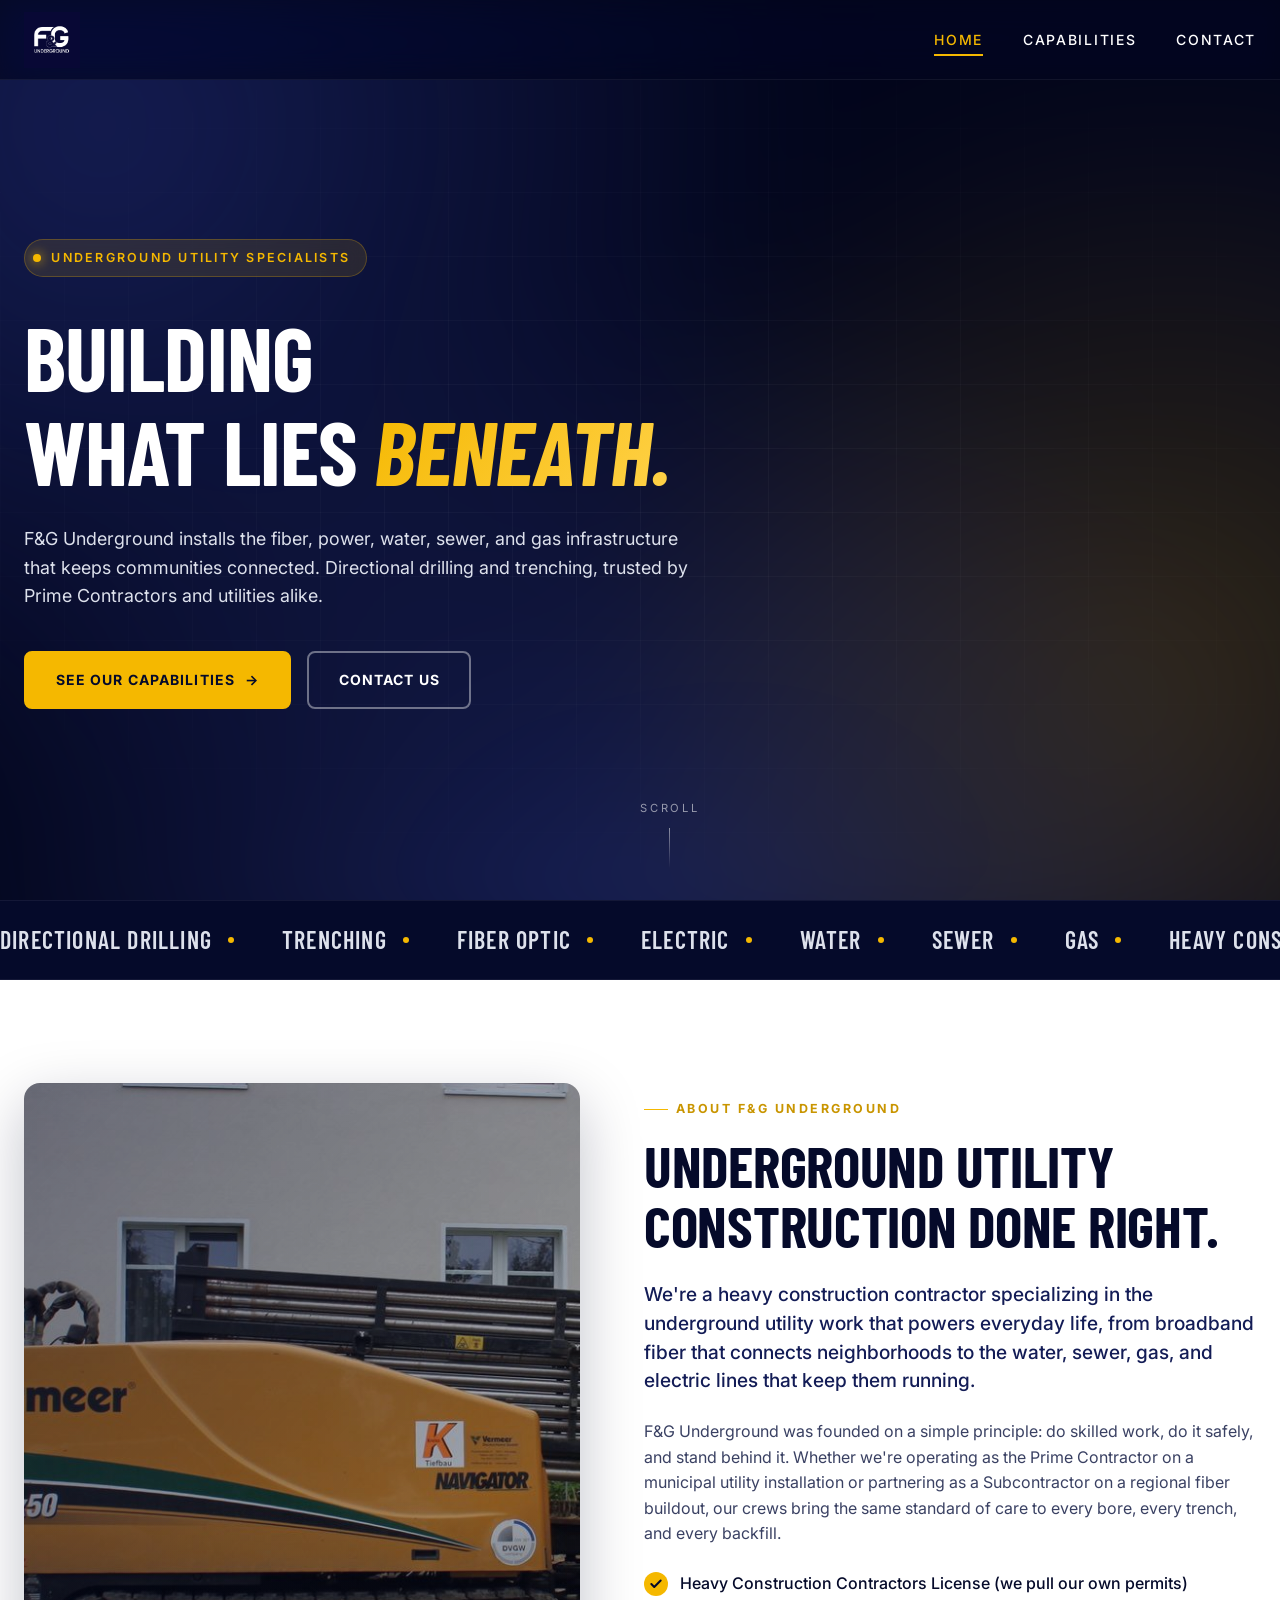
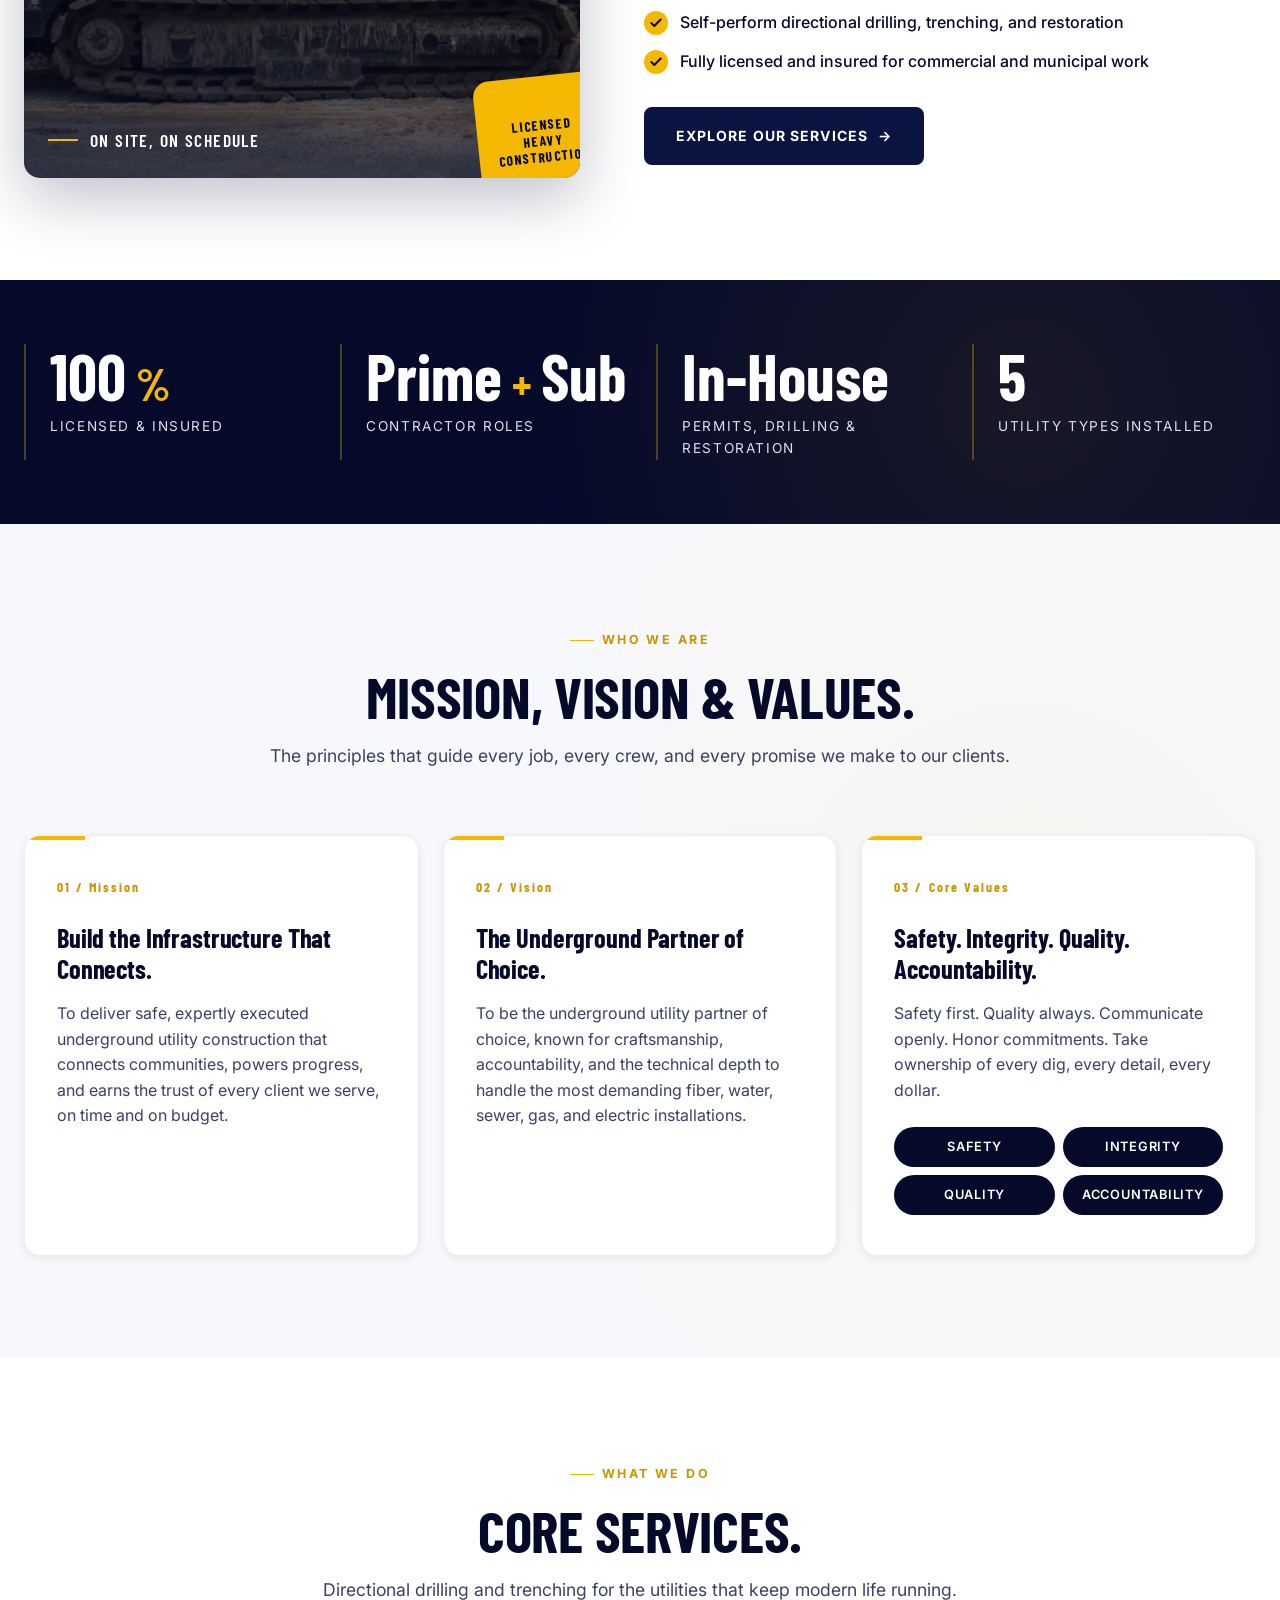
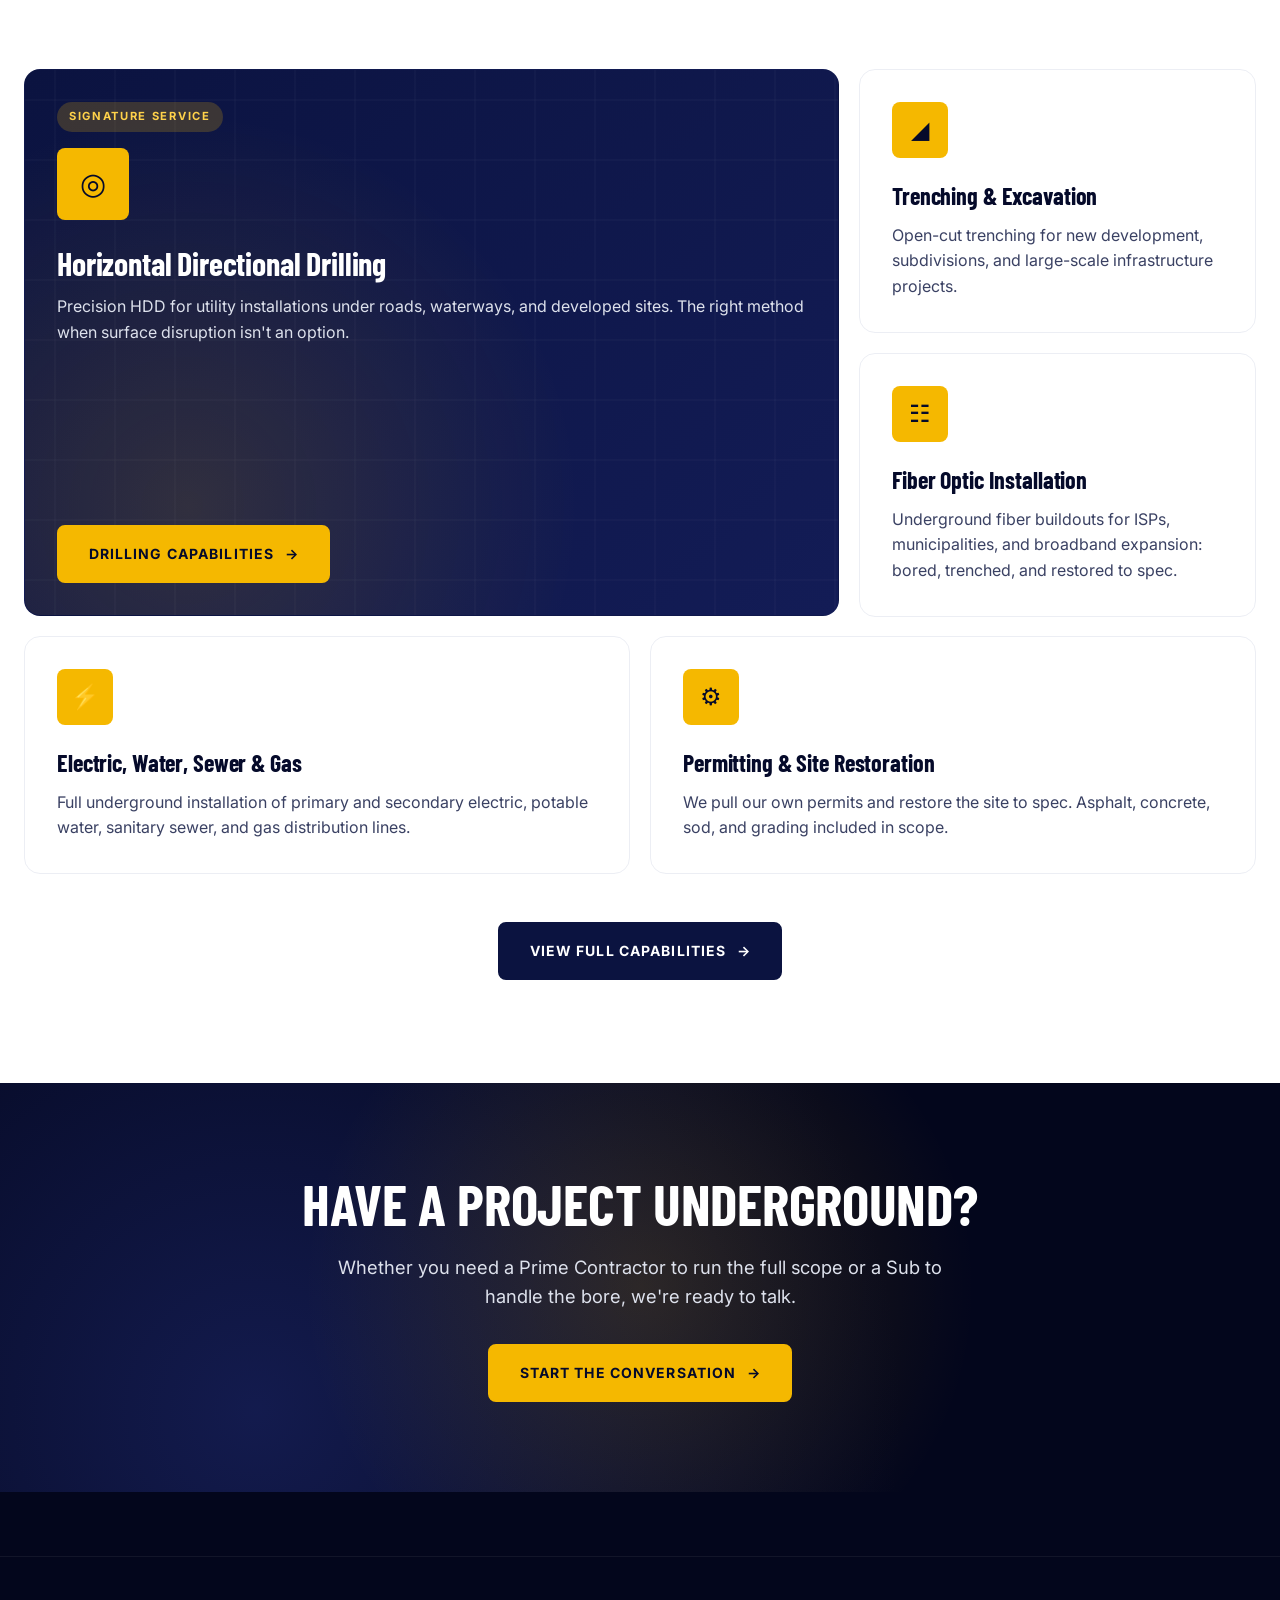
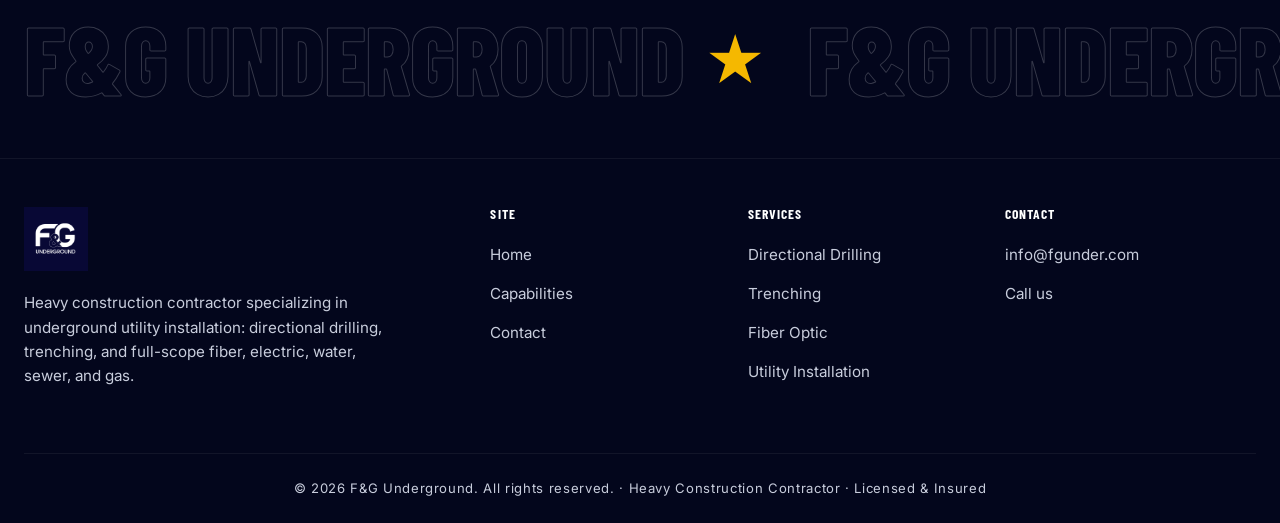
<file: index.html>
<!DOCTYPE html>
<html lang="en">
<head>
  <meta charset="UTF-8" />
  <meta name="viewport" content="width=device-width, initial-scale=1.0" />
  <title>F&G Underground | Directional Drilling, Trenching & Heavy Construction</title>
  <meta name="description" content="F&G Underground delivers directional drilling and trenching for fiber optic, electric, water, sewer, and gas utility installations. Licensed Heavy Construction Contractor available as Prime or Sub." />
  <link rel="icon" type="image/png" href="assets/logo.png" />
  <link rel="preconnect" href="https://fonts.googleapis.com" />
  <link rel="preconnect" href="https://fonts.gstatic.com" crossorigin />
  <link href="https://fonts.googleapis.com/css2?family=Inter:wght@400;500;600;700&family=Barlow+Condensed:wght@500;600;700;800&display=swap" rel="stylesheet" />
  <link rel="stylesheet" href="css/styles.css" />
</head>
<body>

<header class="site-header">
  <nav class="nav" aria-label="Main">
    <a class="nav-logo" href="/" aria-label="F&G Underground home">
      <img src="assets/logo.png" alt="F&G Underground" />
    </a>
    <button class="nav-toggle" aria-label="Toggle menu" aria-expanded="false">
      <span></span><span></span><span></span>
    </button>
    <ul class="nav-links">
      <li><a href="/" class="active">Home</a></li>
      <li><a href="/capabilities">Capabilities</a></li>
      <li><a href="/contact">Contact</a></li>
    </ul>
  </nav>
</header>

<section class="hero">
  <div class="container hero-content">
    <span class="hero-eyebrow">
      <span class="dot"></span>
      Underground Utility Specialists
    </span>
    <h1>
      <span class="line"><span class="line-inner">Building</span></span>
      <span class="line"><span class="line-inner">What Lies <span class="accent">Beneath.</span></span></span>
    </h1>
    <p class="hero-sub">F&amp;G Underground installs the fiber, power, water, sewer, and gas infrastructure that keeps communities connected. Directional drilling and trenching, trusted by Prime Contractors and utilities alike.</p>
    <div class="hero-actions">
      <a href="/capabilities" class="btn btn-primary" data-magnetic>
        See Our Capabilities
        <span class="arrow" aria-hidden="true">&rarr;</span>
      </a>
      <a href="/contact" class="btn btn-outline" data-magnetic>
        Contact Us
      </a>
    </div>
  </div>
  <div class="hero-scroll" aria-hidden="true">Scroll</div>
</section>

<section class="marquee" aria-hidden="true">
  <div class="marquee-track">
    <span class="marquee-item">Directional Drilling <span class="dot"></span></span>
    <span class="marquee-item">Trenching <span class="dot"></span></span>
    <span class="marquee-item">Fiber Optic <span class="dot"></span></span>
    <span class="marquee-item">Electric <span class="dot"></span></span>
    <span class="marquee-item">Water <span class="dot"></span></span>
    <span class="marquee-item">Sewer <span class="dot"></span></span>
    <span class="marquee-item">Gas <span class="dot"></span></span>
    <span class="marquee-item">Heavy Construction License <span class="dot"></span></span>
    <span class="marquee-item">Prime + Sub <span class="dot"></span></span>
    <span class="marquee-item">Licensed &amp; Insured <span class="dot"></span></span>
    <!-- duplicate for seamless loop -->
    <span class="marquee-item">Directional Drilling <span class="dot"></span></span>
    <span class="marquee-item">Trenching <span class="dot"></span></span>
    <span class="marquee-item">Fiber Optic <span class="dot"></span></span>
    <span class="marquee-item">Electric <span class="dot"></span></span>
    <span class="marquee-item">Water <span class="dot"></span></span>
    <span class="marquee-item">Sewer <span class="dot"></span></span>
    <span class="marquee-item">Gas <span class="dot"></span></span>
    <span class="marquee-item">Heavy Construction License <span class="dot"></span></span>
    <span class="marquee-item">Prime + Sub <span class="dot"></span></span>
    <span class="marquee-item">Licensed &amp; Insured <span class="dot"></span></span>
  </div>
</section>

<section class="about">
  <div class="container">
    <div class="about-grid">
      <div class="about-image reveal" data-tilt aria-hidden="true">
        <span class="about-image-tag">On Site, On Schedule</span>
        <div class="about-image-badge">Licensed Heavy Construction</div>
      </div>
      <div class="about-content reveal">
        <span class="section-eyebrow">About F&amp;G Underground</span>
        <h2>Underground Utility Construction Done Right.</h2>
        <p class="lead">We're a heavy construction contractor specializing in the underground utility work that powers everyday life, from broadband fiber that connects neighborhoods to the water, sewer, gas, and electric lines that keep them running.</p>
        <p>F&amp;G Underground was founded on a simple principle: do skilled work, do it safely, and stand behind it. Whether we're operating as the Prime Contractor on a municipal utility installation or partnering as a Subcontractor on a regional fiber buildout, our crews bring the same standard of care to every bore, every trench, and every backfill.</p>
        <ul class="about-list">
          <li>Heavy Construction Contractors License (we pull our own permits)</li>
          <li>Self-perform directional drilling, trenching, and restoration</li>
          <li>Fully licensed and insured for commercial and municipal work</li>
        </ul>
        <a href="/capabilities" class="btn btn-dark" data-magnetic>
          Explore Our Services
          <span class="arrow" aria-hidden="true">&rarr;</span>
        </a>
      </div>
    </div>
  </div>
</section>

<section class="stats-bar">
  <div class="container">
    <div class="stats-grid reveal-stagger">
      <div class="stat-item">
        <div class="stat-num"><span data-count="100">0</span><span class="suffix">%</span></div>
        <div class="stat-label">Licensed &amp; Insured</div>
      </div>
      <div class="stat-item">
        <div class="stat-num">Prime <span class="suffix">+</span> Sub</div>
        <div class="stat-label">Contractor Roles</div>
      </div>
      <div class="stat-item">
        <div class="stat-num">In&#8209;House</div>
        <div class="stat-label">Permits, Drilling &amp; Restoration</div>
      </div>
      <div class="stat-item">
        <div class="stat-num"><span data-count="5">0</span></div>
        <div class="stat-label">Utility Types Installed</div>
      </div>
    </div>
  </div>
</section>

<section class="mvv">
  <div class="container">
    <div class="section-header reveal">
      <span class="section-eyebrow">Who We Are</span>
      <h2>Mission, Vision &amp; Values.</h2>
      <p>The principles that guide every job, every crew, and every promise we make to our clients.</p>
    </div>

    <div class="mvv-grid reveal-stagger">
      <div class="mvv-card">
        <span class="mvv-num">01 / Mission</span>
        <h3>Build the Infrastructure That Connects.</h3>
        <p>To deliver safe, expertly executed underground utility construction that connects communities, powers progress, and earns the trust of every client we serve, on time and on budget.</p>
      </div>

      <div class="mvv-card">
        <span class="mvv-num">02 / Vision</span>
        <h3>The Underground Partner of Choice.</h3>
        <p>To be the underground utility partner of choice, known for craftsmanship, accountability, and the technical depth to handle the most demanding fiber, water, sewer, gas, and electric installations.</p>
      </div>

      <div class="mvv-card">
        <span class="mvv-num">03 / Core Values</span>
        <h3>Safety. Integrity. Quality. Accountability.</h3>
        <p>Safety first. Quality always. Communicate openly. Honor commitments. Take ownership of every dig, every detail, every dollar.</p>
        <ul class="values-list">
          <li>Safety</li>
          <li>Integrity</li>
          <li>Quality</li>
          <li>Accountability</li>
        </ul>
      </div>
    </div>
  </div>
</section>

<section class="services" style="background: var(--white);">
  <div class="container">
    <div class="section-header reveal">
      <span class="section-eyebrow">What We Do</span>
      <h2>Core Services.</h2>
      <p>Directional drilling and trenching for the utilities that keep modern life running.</p>
    </div>

    <div class="bento reveal-stagger">
      <div class="bento-card featured">
        <div>
          <span class="bento-tag">Signature Service</span>
          <div class="bento-icon" aria-hidden="true">&#9678;</div>
          <h3>Horizontal Directional Drilling</h3>
          <p>Precision HDD for utility installations under roads, waterways, and developed sites. The right method when surface disruption isn't an option.</p>
        </div>
        <a href="/capabilities" class="btn btn-primary" style="align-self:flex-start;" data-magnetic>
          Drilling Capabilities
          <span class="arrow" aria-hidden="true">&rarr;</span>
        </a>
      </div>

      <div class="bento-card span-2">
        <div class="bento-icon" aria-hidden="true">&#9698;</div>
        <h3>Trenching &amp; Excavation</h3>
        <p>Open-cut trenching for new development, subdivisions, and large-scale infrastructure projects.</p>
      </div>

      <div class="bento-card span-2">
        <div class="bento-icon" aria-hidden="true">&#9783;</div>
        <h3>Fiber Optic Installation</h3>
        <p>Underground fiber buildouts for ISPs, municipalities, and broadband expansion: bored, trenched, and restored to spec.</p>
      </div>

      <div class="bento-card span-3">
        <div class="bento-icon" aria-hidden="true">&#9889;</div>
        <h3>Electric, Water, Sewer &amp; Gas</h3>
        <p>Full underground installation of primary and secondary electric, potable water, sanitary sewer, and gas distribution lines.</p>
      </div>

      <div class="bento-card span-3">
        <div class="bento-icon" aria-hidden="true">&#9881;</div>
        <h3>Permitting &amp; Site Restoration</h3>
        <p>We pull our own permits and restore the site to spec. Asphalt, concrete, sod, and grading included in scope.</p>
      </div>
    </div>

    <div style="text-align:center; margin-top: 3rem;">
      <a href="/capabilities" class="btn btn-dark" data-magnetic>
        View Full Capabilities
        <span class="arrow" aria-hidden="true">&rarr;</span>
      </a>
    </div>
  </div>
</section>

<section class="cta">
  <div class="container">
    <h2>Have a Project Underground?</h2>
    <p>Whether you need a Prime Contractor to run the full scope or a Sub to handle the bore, we're ready to talk.</p>
    <a href="/contact" class="btn btn-primary" data-magnetic>
      Start the Conversation
      <span class="arrow" aria-hidden="true">&rarr;</span>
    </a>
  </div>
</section>

<footer class="site-footer">
  <div class="footer-marquee" aria-hidden="true">
    <div class="footer-marquee-track">
      <span class="footer-marquee-text">F&amp;G Underground <span class="star">&#9733;</span></span>
      <span class="footer-marquee-text">F&amp;G Underground <span class="star">&#9733;</span></span>
      <span class="footer-marquee-text">F&amp;G Underground <span class="star">&#9733;</span></span>
      <span class="footer-marquee-text">F&amp;G Underground <span class="star">&#9733;</span></span>
    </div>
  </div>
  <div class="container">
    <div class="footer-grid">
      <div class="footer-brand">
        <img src="assets/logo.png" alt="F&G Underground" />
        <p>Heavy construction contractor specializing in underground utility installation: directional drilling, trenching, and full-scope fiber, electric, water, sewer, and gas.</p>
      </div>
      <div class="footer-col">
        <h4>Site</h4>
        <ul>
          <li><a href="/">Home</a></li>
          <li><a href="/capabilities">Capabilities</a></li>
          <li><a href="/contact">Contact</a></li>
        </ul>
      </div>
      <div class="footer-col">
        <h4>Services</h4>
        <ul>
          <li><a href="/capabilities">Directional Drilling</a></li>
          <li><a href="/capabilities">Trenching</a></li>
          <li><a href="/capabilities">Fiber Optic</a></li>
          <li><a href="/capabilities">Utility Installation</a></li>
        </ul>
      </div>
      <div class="footer-col">
        <h4>Contact</h4>
        <ul>
          <li><a href="mailto:info@fgunder.com">info@fgunder.com</a></li>
          <li><a href="tel:">Call us</a></li>
        </ul>
      </div>
    </div>
    <div class="footer-bottom">
      &copy; <span id="year"></span> F&amp;G Underground. All rights reserved. &middot; Heavy Construction Contractor &middot; Licensed &amp; Insured
    </div>
  </div>
</footer>

<script src="js/main.js"></script>
</body>
</html>
</file>
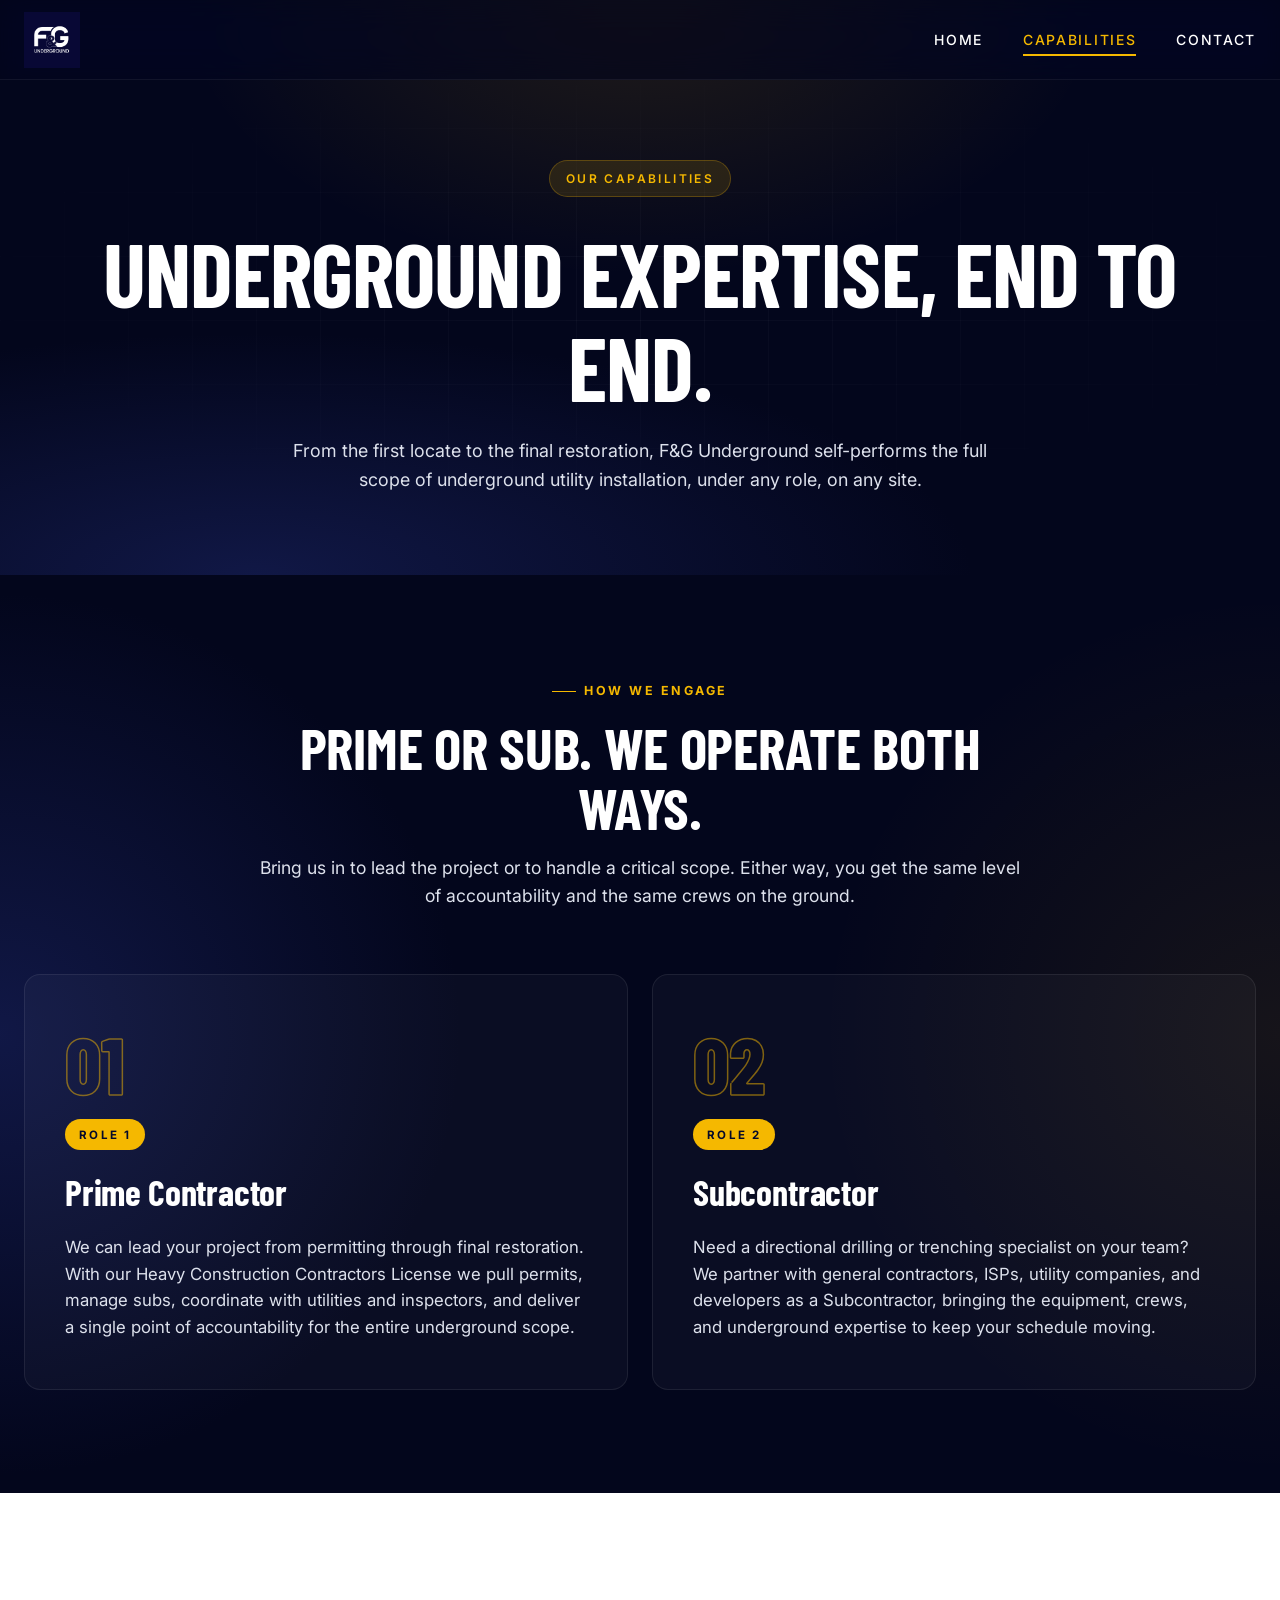
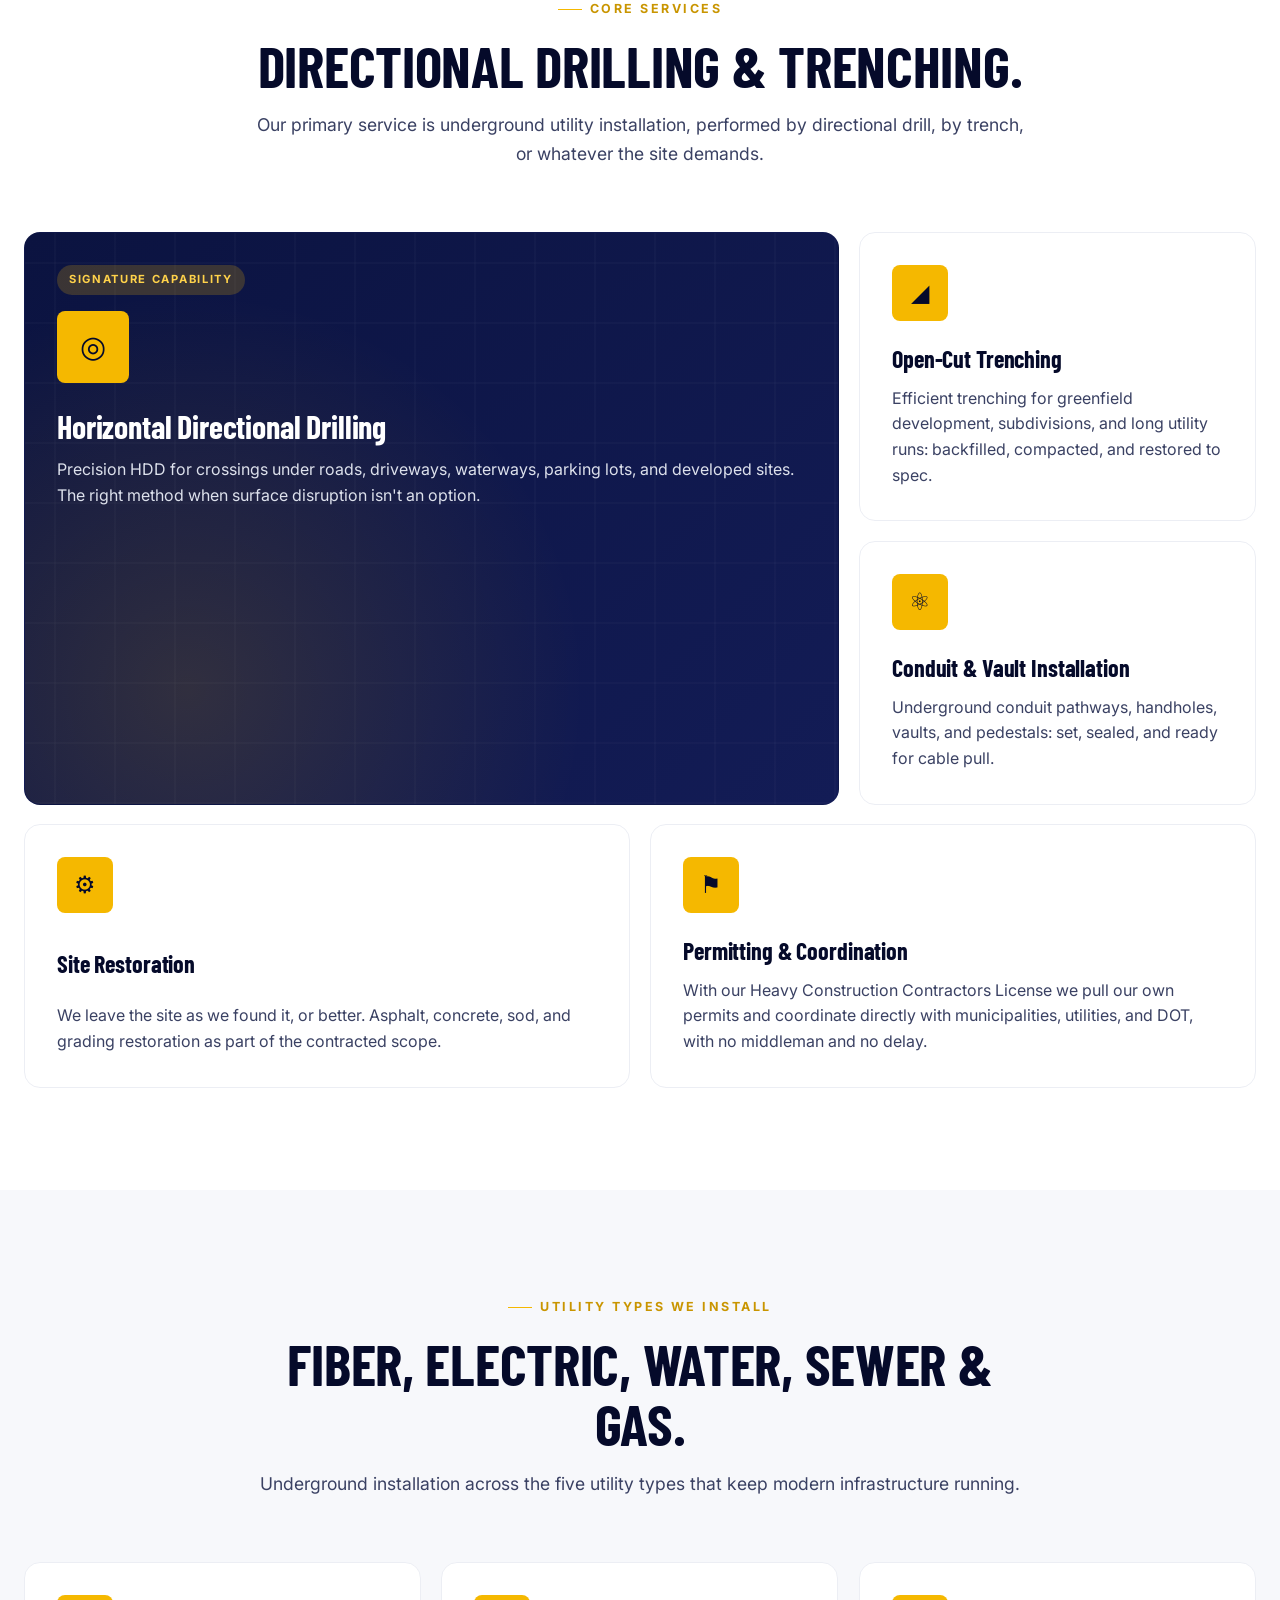
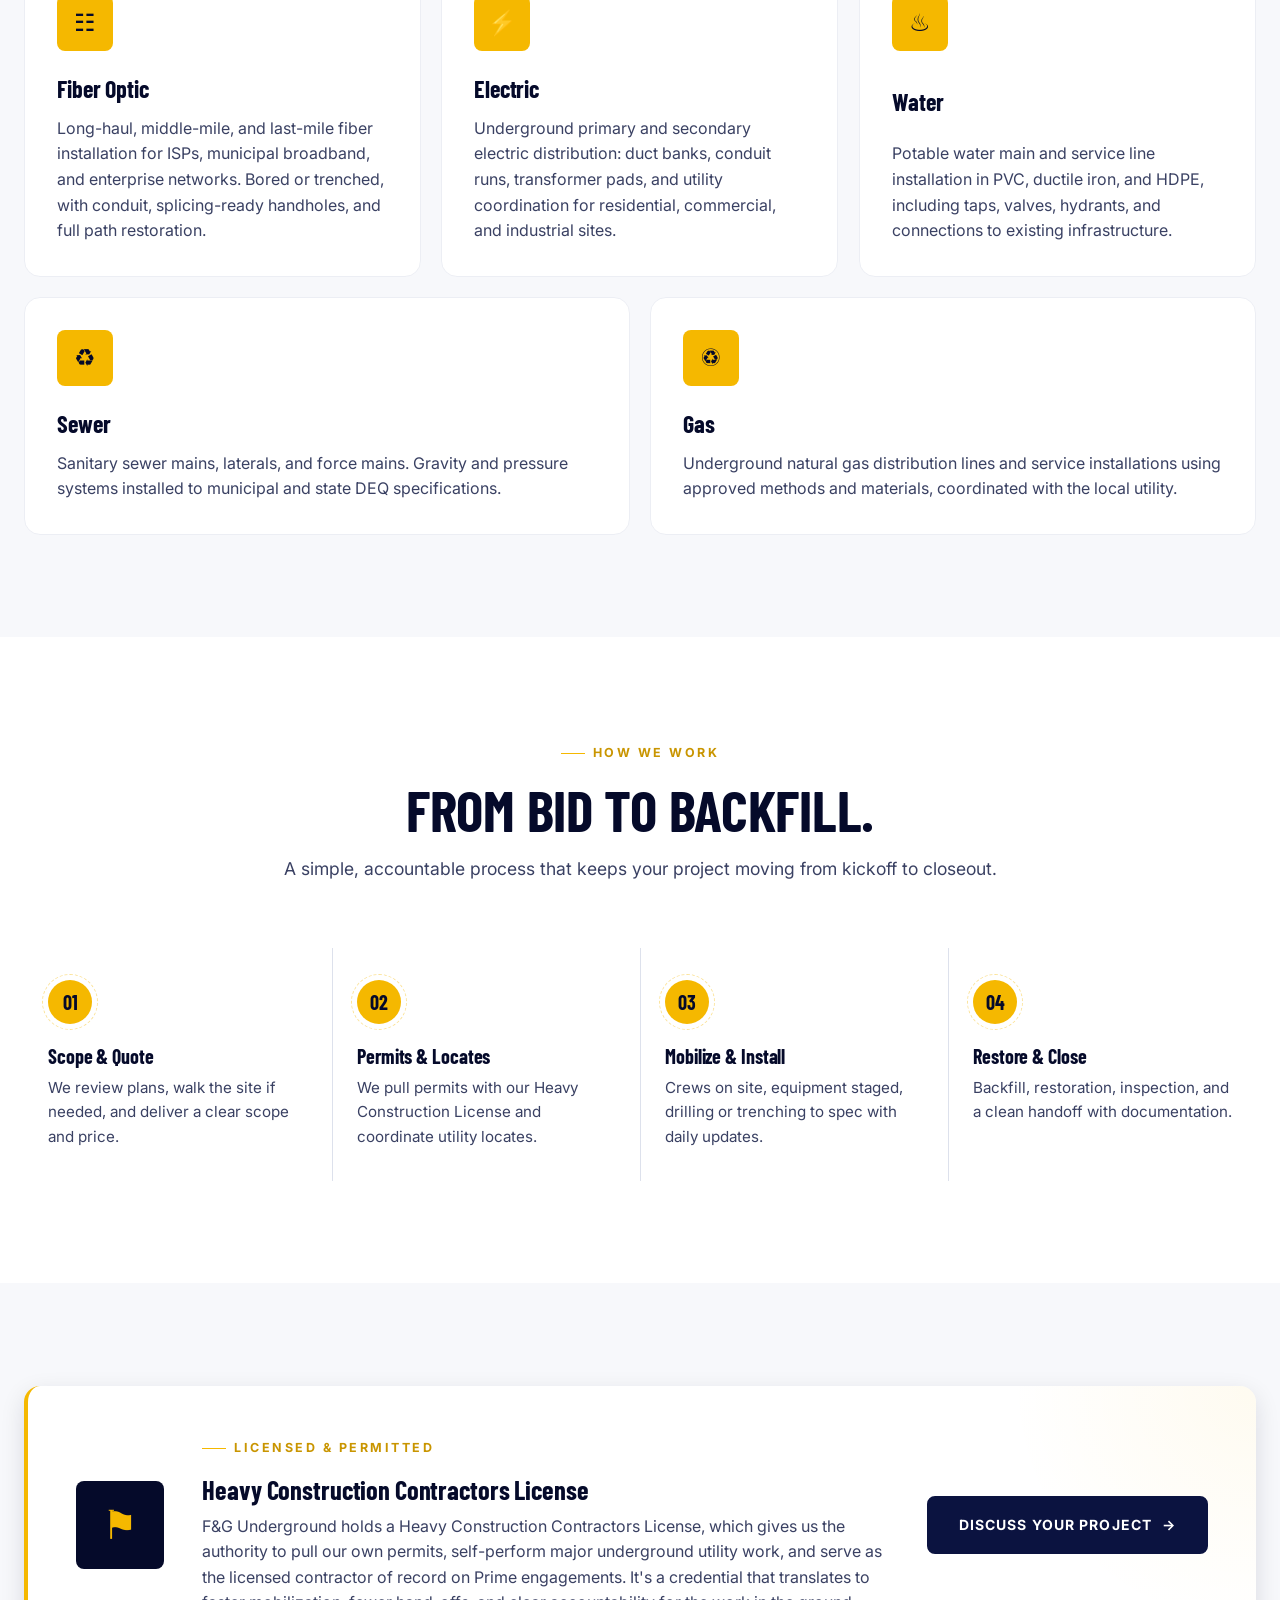
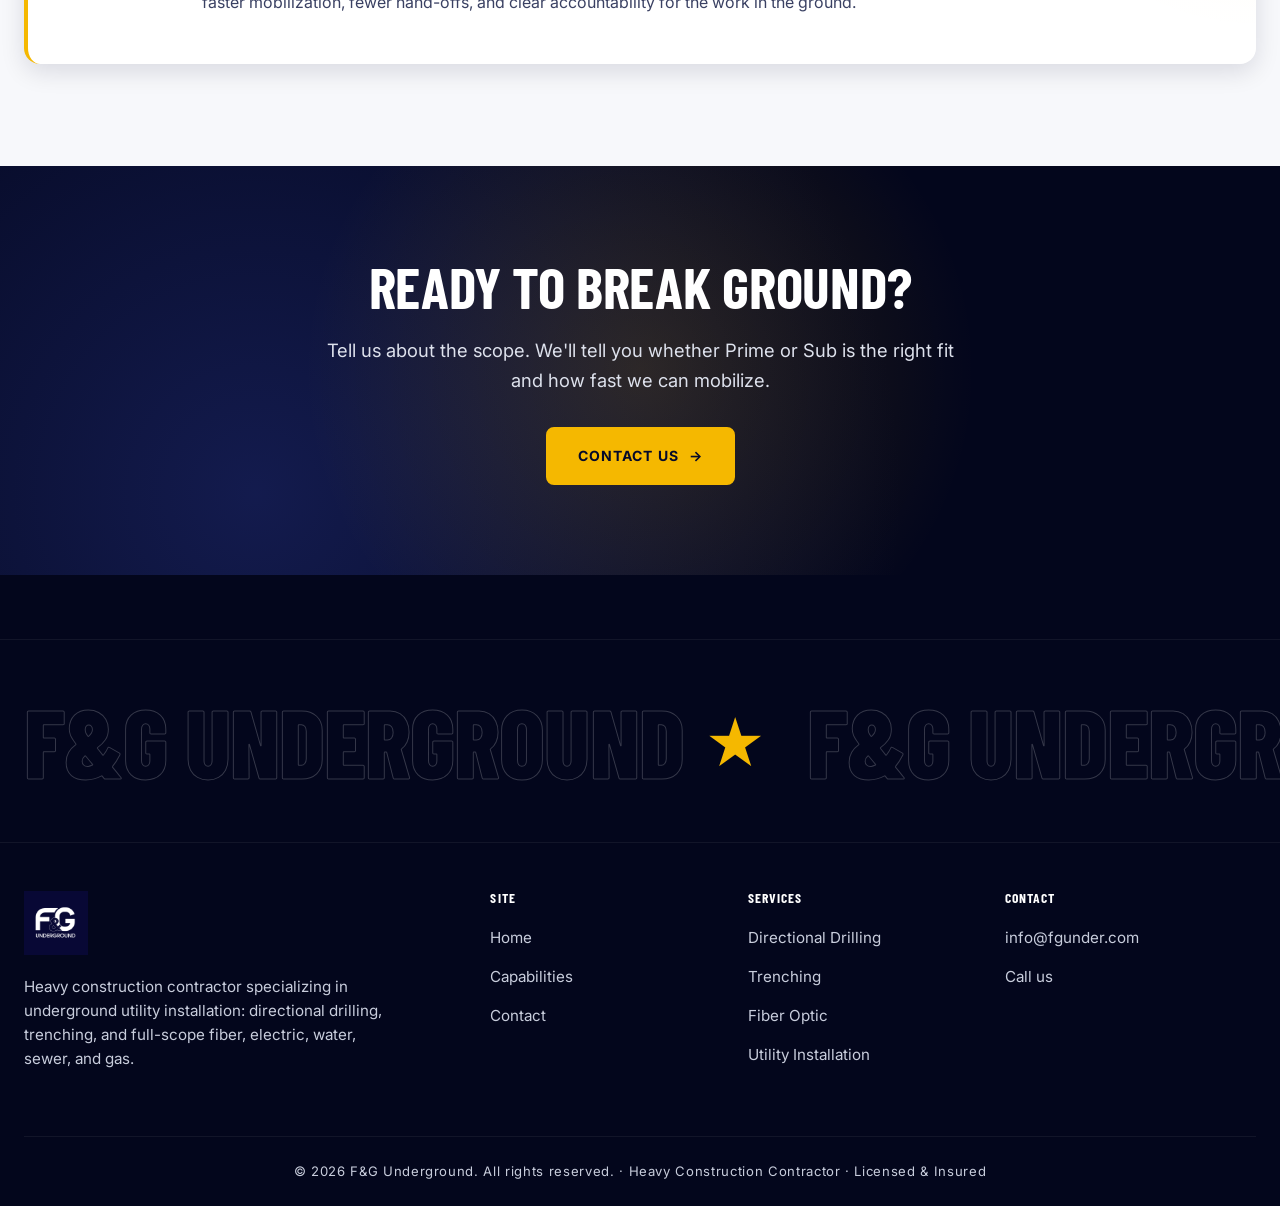
<file: capabilities.html>
<!DOCTYPE html>
<html lang="en">
<head>
  <meta charset="UTF-8" />
  <meta name="viewport" content="width=device-width, initial-scale=1.0" />
  <title>Capabilities | F&G Underground</title>
  <meta name="description" content="F&G Underground capabilities: horizontal directional drilling, trenching, fiber optic, electric, water, sewer, and gas utility installation. Available as Prime or Subcontractor with a Heavy Construction Contractors License." />
  <link rel="icon" type="image/png" href="assets/logo.png" />
  <link rel="preconnect" href="https://fonts.googleapis.com" />
  <link rel="preconnect" href="https://fonts.gstatic.com" crossorigin />
  <link href="https://fonts.googleapis.com/css2?family=Inter:wght@400;500;600;700&family=Barlow+Condensed:wght@500;600;700;800&display=swap" rel="stylesheet" />
  <link rel="stylesheet" href="css/styles.css" />
</head>
<body>

<header class="site-header">
  <nav class="nav" aria-label="Main">
    <a class="nav-logo" href="/" aria-label="F&G Underground home">
      <img src="assets/logo.png" alt="F&G Underground" />
    </a>
    <button class="nav-toggle" aria-label="Toggle menu" aria-expanded="false">
      <span></span><span></span><span></span>
    </button>
    <ul class="nav-links">
      <li><a href="/">Home</a></li>
      <li><a href="/capabilities" class="active">Capabilities</a></li>
      <li><a href="/contact">Contact</a></li>
    </ul>
  </nav>
</header>

<section class="page-hero">
  <div class="container">
    <span class="breadcrumb">Our Capabilities</span>
    <h1>Underground Expertise, End to End.</h1>
    <p>From the first locate to the final restoration, F&amp;G Underground self-performs the full scope of underground utility installation, under any role, on any site.</p>
  </div>
</section>

<section class="roles dark-section">
  <div class="container">
    <div class="section-header reveal">
      <span class="section-eyebrow">How We Engage</span>
      <h2>Prime or Sub. We Operate Both Ways.</h2>
      <p>Bring us in to lead the project or to handle a critical scope. Either way, you get the same level of accountability and the same crews on the ground.</p>
    </div>

    <div class="roles-grid reveal-stagger">
      <div class="role-card">
        <span class="role-num">01</span>
        <span class="role-badge">Role 1</span>
        <h3>Prime Contractor</h3>
        <p>We can lead your project from permitting through final restoration. With our Heavy Construction Contractors License we pull permits, manage subs, coordinate with utilities and inspectors, and deliver a single point of accountability for the entire underground scope.</p>
      </div>

      <div class="role-card">
        <span class="role-num">02</span>
        <span class="role-badge">Role 2</span>
        <h3>Subcontractor</h3>
        <p>Need a directional drilling or trenching specialist on your team? We partner with general contractors, ISPs, utility companies, and developers as a Subcontractor, bringing the equipment, crews, and underground expertise to keep your schedule moving.</p>
      </div>
    </div>
  </div>
</section>

<section class="services">
  <div class="container">
    <div class="section-header reveal">
      <span class="section-eyebrow">Core Services</span>
      <h2>Directional Drilling &amp; Trenching.</h2>
      <p>Our primary service is underground utility installation, performed by directional drill, by trench, or whatever the site demands.</p>
    </div>

    <div class="bento reveal-stagger">
      <div class="bento-card featured">
        <div>
          <span class="bento-tag">Signature Capability</span>
          <div class="bento-icon" aria-hidden="true">&#9678;</div>
          <h3>Horizontal Directional Drilling</h3>
          <p>Precision HDD for crossings under roads, driveways, waterways, parking lots, and developed sites. The right method when surface disruption isn't an option.</p>
        </div>
      </div>

      <div class="bento-card span-2">
        <div class="bento-icon" aria-hidden="true">&#9698;</div>
        <h3>Open-Cut Trenching</h3>
        <p>Efficient trenching for greenfield development, subdivisions, and long utility runs: backfilled, compacted, and restored to spec.</p>
      </div>

      <div class="bento-card span-2">
        <div class="bento-icon" aria-hidden="true">&#9883;</div>
        <h3>Conduit &amp; Vault Installation</h3>
        <p>Underground conduit pathways, handholes, vaults, and pedestals: set, sealed, and ready for cable pull.</p>
      </div>

      <div class="bento-card span-3">
        <div class="bento-icon" aria-hidden="true">&#9881;</div>
        <h3>Site Restoration</h3>
        <p>We leave the site as we found it, or better. Asphalt, concrete, sod, and grading restoration as part of the contracted scope.</p>
      </div>

      <div class="bento-card span-3">
        <div class="bento-icon" aria-hidden="true">&#9873;</div>
        <h3>Permitting &amp; Coordination</h3>
        <p>With our Heavy Construction Contractors License we pull our own permits and coordinate directly with municipalities, utilities, and DOT, with no middleman and no delay.</p>
      </div>
    </div>
  </div>
</section>

<section class="services" style="background: var(--gray-50);">
  <div class="container">
    <div class="section-header reveal">
      <span class="section-eyebrow">Utility Types We Install</span>
      <h2>Fiber, Electric, Water, Sewer &amp; Gas.</h2>
      <p>Underground installation across the five utility types that keep modern infrastructure running.</p>
    </div>

    <div class="bento reveal-stagger">
      <div class="bento-card span-2">
        <div class="bento-icon" aria-hidden="true">&#9783;</div>
        <h3>Fiber Optic</h3>
        <p>Long-haul, middle-mile, and last-mile fiber installation for ISPs, municipal broadband, and enterprise networks. Bored or trenched, with conduit, splicing-ready handholes, and full path restoration.</p>
      </div>

      <div class="bento-card span-2">
        <div class="bento-icon" aria-hidden="true">&#9889;</div>
        <h3>Electric</h3>
        <p>Underground primary and secondary electric distribution: duct banks, conduit runs, transformer pads, and utility coordination for residential, commercial, and industrial sites.</p>
      </div>

      <div class="bento-card span-2">
        <div class="bento-icon" aria-hidden="true">&#9832;</div>
        <h3>Water</h3>
        <p>Potable water main and service line installation in PVC, ductile iron, and HDPE, including taps, valves, hydrants, and connections to existing infrastructure.</p>
      </div>

      <div class="bento-card span-3">
        <div class="bento-icon" aria-hidden="true">&#9851;</div>
        <h3>Sewer</h3>
        <p>Sanitary sewer mains, laterals, and force mains. Gravity and pressure systems installed to municipal and state DEQ specifications.</p>
      </div>

      <div class="bento-card span-3">
        <div class="bento-icon" aria-hidden="true">&#9853;</div>
        <h3>Gas</h3>
        <p>Underground natural gas distribution lines and service installations using approved methods and materials, coordinated with the local utility.</p>
      </div>
    </div>
  </div>
</section>

<section class="services">
  <div class="container">
    <div class="section-header reveal">
      <span class="section-eyebrow">How We Work</span>
      <h2>From Bid to Backfill.</h2>
      <p>A simple, accountable process that keeps your project moving from kickoff to closeout.</p>
    </div>

    <div class="process-list reveal-stagger">
      <div class="process-step">
        <div class="process-num">01</div>
        <h3>Scope &amp; Quote</h3>
        <p>We review plans, walk the site if needed, and deliver a clear scope and price.</p>
      </div>
      <div class="process-step">
        <div class="process-num">02</div>
        <h3>Permits &amp; Locates</h3>
        <p>We pull permits with our Heavy Construction License and coordinate utility locates.</p>
      </div>
      <div class="process-step">
        <div class="process-num">03</div>
        <h3>Mobilize &amp; Install</h3>
        <p>Crews on site, equipment staged, drilling or trenching to spec with daily updates.</p>
      </div>
      <div class="process-step">
        <div class="process-num">04</div>
        <h3>Restore &amp; Close</h3>
        <p>Backfill, restoration, inspection, and a clean handoff with documentation.</p>
      </div>
    </div>
  </div>
</section>

<section class="license">
  <div class="container">
    <div class="license-card reveal" data-tilt>
      <div class="license-icon" aria-hidden="true">&#9873;</div>
      <div class="license-text">
        <span class="section-eyebrow">Licensed &amp; Permitted</span>
        <h3>Heavy Construction Contractors License</h3>
        <p>F&amp;G Underground holds a Heavy Construction Contractors License, which gives us the authority to pull our own permits, self-perform major underground utility work, and serve as the licensed contractor of record on Prime engagements. It's a credential that translates to faster mobilization, fewer hand-offs, and clear accountability for the work in the ground.</p>
      </div>
      <a href="/contact" class="btn btn-dark" data-magnetic>
        Discuss Your Project
        <span class="arrow" aria-hidden="true">&rarr;</span>
      </a>
    </div>
  </div>
</section>

<section class="cta">
  <div class="container">
    <h2>Ready to Break Ground?</h2>
    <p>Tell us about the scope. We'll tell you whether Prime or Sub is the right fit and how fast we can mobilize.</p>
    <a href="/contact" class="btn btn-primary" data-magnetic>
      Contact Us
      <span class="arrow" aria-hidden="true">&rarr;</span>
    </a>
  </div>
</section>

<footer class="site-footer">
  <div class="footer-marquee" aria-hidden="true">
    <div class="footer-marquee-track">
      <span class="footer-marquee-text">F&amp;G Underground <span class="star">&#9733;</span></span>
      <span class="footer-marquee-text">F&amp;G Underground <span class="star">&#9733;</span></span>
      <span class="footer-marquee-text">F&amp;G Underground <span class="star">&#9733;</span></span>
      <span class="footer-marquee-text">F&amp;G Underground <span class="star">&#9733;</span></span>
    </div>
  </div>
  <div class="container">
    <div class="footer-grid">
      <div class="footer-brand">
        <img src="assets/logo.png" alt="F&G Underground" />
        <p>Heavy construction contractor specializing in underground utility installation: directional drilling, trenching, and full-scope fiber, electric, water, sewer, and gas.</p>
      </div>
      <div class="footer-col">
        <h4>Site</h4>
        <ul>
          <li><a href="/">Home</a></li>
          <li><a href="/capabilities">Capabilities</a></li>
          <li><a href="/contact">Contact</a></li>
        </ul>
      </div>
      <div class="footer-col">
        <h4>Services</h4>
        <ul>
          <li><a href="/capabilities">Directional Drilling</a></li>
          <li><a href="/capabilities">Trenching</a></li>
          <li><a href="/capabilities">Fiber Optic</a></li>
          <li><a href="/capabilities">Utility Installation</a></li>
        </ul>
      </div>
      <div class="footer-col">
        <h4>Contact</h4>
        <ul>
          <li><a href="mailto:info@fgunder.com">info@fgunder.com</a></li>
          <li><a href="tel:">Call us</a></li>
        </ul>
      </div>
    </div>
    <div class="footer-bottom">
      &copy; <span id="year"></span> F&amp;G Underground. All rights reserved. &middot; Heavy Construction Contractor &middot; Licensed &amp; Insured
    </div>
  </div>
</footer>

<script src="js/main.js"></script>
</body>
</html>
</file>
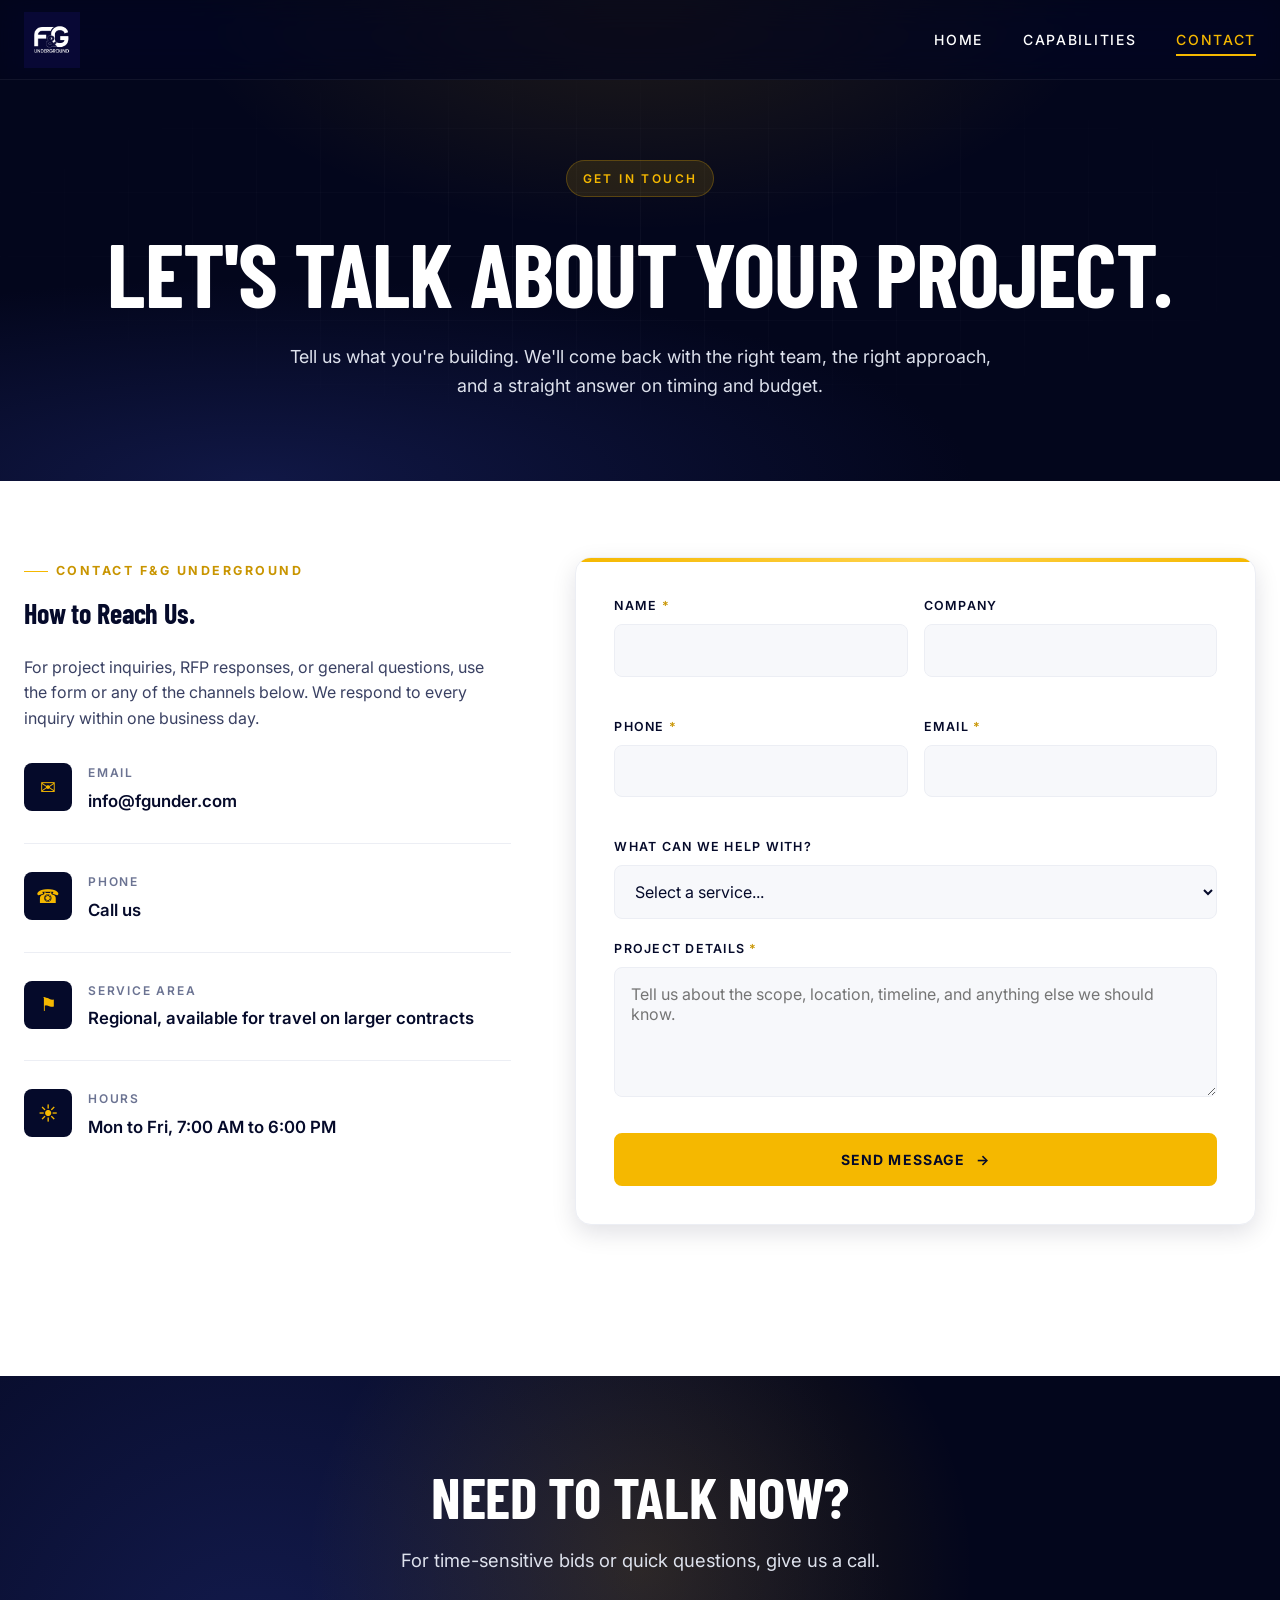
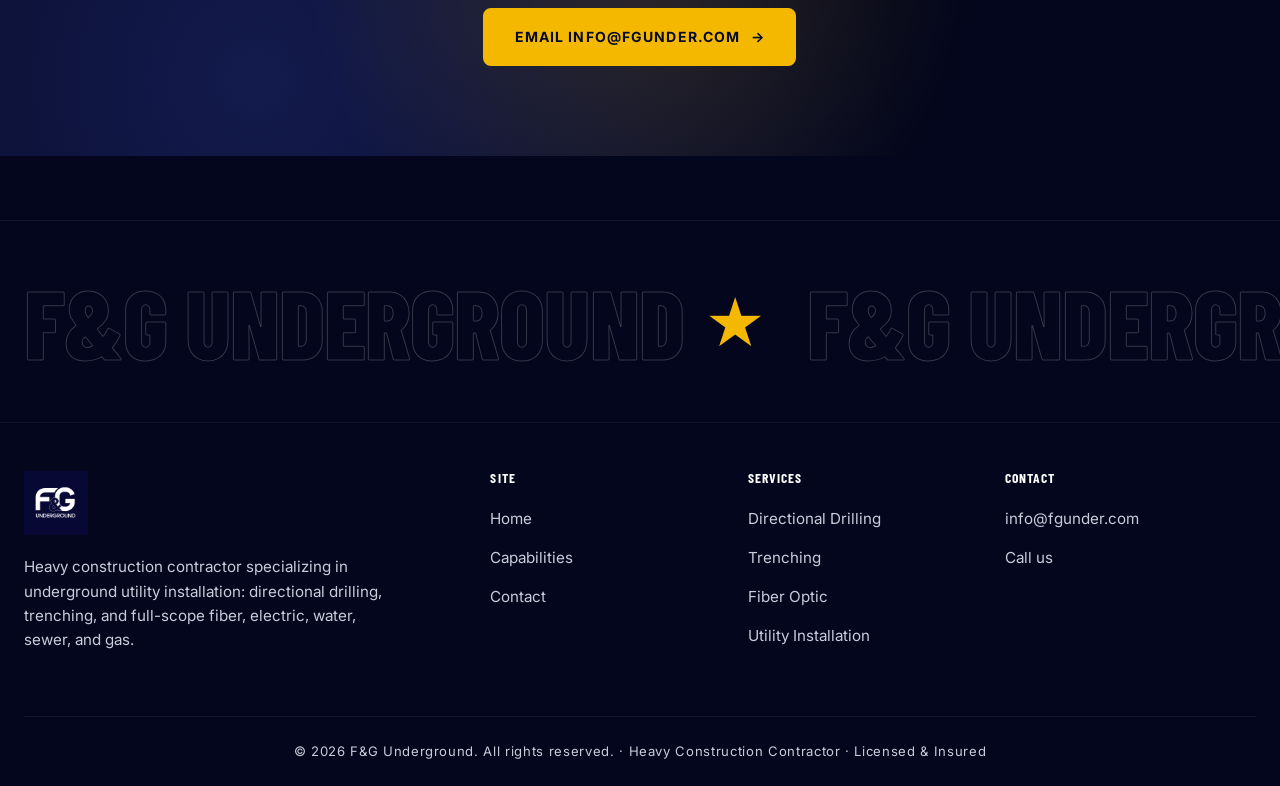
<file: contact.html>
<!DOCTYPE html>
<html lang="en">
<head>
  <meta charset="UTF-8" />
  <meta name="viewport" content="width=device-width, initial-scale=1.0" />
  <title>Contact | F&G Underground</title>
  <meta name="description" content="Contact F&G Underground for a quote on underground utility installation, directional drilling, or trenching. Available as Prime Contractor or Subcontractor." />
  <link rel="icon" type="image/png" href="assets/logo.png" />
  <link rel="preconnect" href="https://fonts.googleapis.com" />
  <link rel="preconnect" href="https://fonts.gstatic.com" crossorigin />
  <link href="https://fonts.googleapis.com/css2?family=Inter:wght@400;500;600;700&family=Barlow+Condensed:wght@500;600;700;800&display=swap" rel="stylesheet" />
  <link rel="stylesheet" href="css/styles.css" />
</head>
<body>

<header class="site-header">
  <nav class="nav" aria-label="Main">
    <a class="nav-logo" href="/" aria-label="F&G Underground home">
      <img src="assets/logo.png" alt="F&G Underground" />
    </a>
    <button class="nav-toggle" aria-label="Toggle menu" aria-expanded="false">
      <span></span><span></span><span></span>
    </button>
    <ul class="nav-links">
      <li><a href="/">Home</a></li>
      <li><a href="/capabilities">Capabilities</a></li>
      <li><a href="/contact" class="active">Contact</a></li>
    </ul>
  </nav>
</header>

<section class="page-hero">
  <div class="container">
    <span class="breadcrumb">Get in Touch</span>
    <h1>Let's Talk About Your Project.</h1>
    <p>Tell us what you're building. We'll come back with the right team, the right approach, and a straight answer on timing and budget.</p>
  </div>
</section>

<section style="padding-top: clamp(3rem, 6vw, 5rem);">
  <div class="container">
    <div class="contact-grid">

      <div class="contact-info reveal">
        <span class="section-eyebrow">Contact F&amp;G Underground</span>
        <h3>How to Reach Us.</h3>
        <p style="color: var(--gray-700); margin-bottom: 2rem;">For project inquiries, RFP responses, or general questions, use the form or any of the channels below. We respond to every inquiry within one business day.</p>

        <div class="contact-detail">
          <div class="contact-detail-icon" aria-hidden="true">&#9993;</div>
          <div>
            <div class="label">Email</div>
            <div class="value"><a href="mailto:info@fgunder.com">info@fgunder.com</a></div>
          </div>
        </div>

        <div class="contact-detail">
          <div class="contact-detail-icon" aria-hidden="true">&#9742;</div>
          <div>
            <div class="label">Phone</div>
            <div class="value"><a href="tel:">Call us</a></div>
          </div>
        </div>

        <div class="contact-detail">
          <div class="contact-detail-icon" aria-hidden="true">&#9873;</div>
          <div>
            <div class="label">Service Area</div>
            <div class="value">Regional, available for travel on larger contracts</div>
          </div>
        </div>

        <div class="contact-detail">
          <div class="contact-detail-icon" aria-hidden="true">&#9728;</div>
          <div>
            <div class="label">Hours</div>
            <div class="value">Mon to Fri, 7:00 AM to 6:00 PM</div>
          </div>
        </div>
      </div>

      <div class="reveal">
        <form id="contact-form" class="contact-form" action="" method="POST" novalidate>

          <div class="form-row">
            <div class="form-group">
              <label for="name">Name <span class="req">*</span></label>
              <input id="name" name="name" type="text" required autocomplete="name" />
            </div>
            <div class="form-group">
              <label for="company">Company</label>
              <input id="company" name="company" type="text" autocomplete="organization" />
            </div>
          </div>

          <div class="form-row">
            <div class="form-group">
              <label for="phone">Phone <span class="req">*</span></label>
              <input id="phone" name="phone" type="tel" required autocomplete="tel" />
            </div>
            <div class="form-group">
              <label for="email">Email <span class="req">*</span></label>
              <input id="email" name="email" type="email" required autocomplete="email" />
            </div>
          </div>

          <div class="form-group">
            <label for="service">What can we help with?</label>
            <select id="service" name="service">
              <option value="">Select a service...</option>
              <option>Directional Drilling</option>
              <option>Trenching &amp; Excavation</option>
              <option>Fiber Optic Installation</option>
              <option>Electric Utility Installation</option>
              <option>Water Line Installation</option>
              <option>Sewer Installation</option>
              <option>Gas Line Installation</option>
              <option>Prime Contractor Engagement</option>
              <option>Subcontractor Engagement</option>
              <option>Other</option>
            </select>
          </div>

          <div class="form-group">
            <label for="message">Project Details <span class="req">*</span></label>
            <textarea id="message" name="message" required placeholder="Tell us about the scope, location, timeline, and anything else we should know."></textarea>
          </div>

          <button type="submit" class="btn btn-primary form-submit" data-magnetic>
            Send Message
            <span class="arrow" aria-hidden="true">&rarr;</span>
          </button>
          <div id="form-status" class="form-status" role="status" aria-live="polite"></div>
        </form>
      </div>

    </div>
  </div>
</section>

<section class="cta" style="margin-top: 3rem;">
  <div class="container">
    <h2>Need to Talk Now?</h2>
    <p>For time-sensitive bids or quick questions, give us a call.</p>
    <a href="mailto:info@fgunder.com" class="btn btn-primary" data-magnetic>
      Email info@fgunder.com
      <span class="arrow" aria-hidden="true">&rarr;</span>
    </a>
  </div>
</section>

<footer class="site-footer">
  <div class="footer-marquee" aria-hidden="true">
    <div class="footer-marquee-track">
      <span class="footer-marquee-text">F&amp;G Underground <span class="star">&#9733;</span></span>
      <span class="footer-marquee-text">F&amp;G Underground <span class="star">&#9733;</span></span>
      <span class="footer-marquee-text">F&amp;G Underground <span class="star">&#9733;</span></span>
      <span class="footer-marquee-text">F&amp;G Underground <span class="star">&#9733;</span></span>
    </div>
  </div>
  <div class="container">
    <div class="footer-grid">
      <div class="footer-brand">
        <img src="assets/logo.png" alt="F&G Underground" />
        <p>Heavy construction contractor specializing in underground utility installation: directional drilling, trenching, and full-scope fiber, electric, water, sewer, and gas.</p>
      </div>
      <div class="footer-col">
        <h4>Site</h4>
        <ul>
          <li><a href="/">Home</a></li>
          <li><a href="/capabilities">Capabilities</a></li>
          <li><a href="/contact">Contact</a></li>
        </ul>
      </div>
      <div class="footer-col">
        <h4>Services</h4>
        <ul>
          <li><a href="/capabilities">Directional Drilling</a></li>
          <li><a href="/capabilities">Trenching</a></li>
          <li><a href="/capabilities">Fiber Optic</a></li>
          <li><a href="/capabilities">Utility Installation</a></li>
        </ul>
      </div>
      <div class="footer-col">
        <h4>Contact</h4>
        <ul>
          <li><a href="mailto:info@fgunder.com">info@fgunder.com</a></li>
          <li><a href="tel:">Call us</a></li>
        </ul>
      </div>
    </div>
    <div class="footer-bottom">
      &copy; <span id="year"></span> F&amp;G Underground. All rights reserved. &middot; Heavy Construction Contractor &middot; Licensed &amp; Insured
    </div>
  </div>
</footer>

<script src="js/main.js"></script>
</body>
</html>
</file>
<file: css/styles.css>
/* ============================================
   F&G Underground Brand Styles
   Modern, cutting-edge, professional.
   Palette: deep navy + white + safety-amber.
   ============================================ */

:root {
  --navy-950: #03061C;
  --navy-900: #050A2A;
  --navy-800: #0B1340;
  --navy-700: #131C56;
  --navy-600: #1E296F;
  --navy-500: #2D3A8C;
  --navy-400: #4A5BC2;
  --amber: #F5B800;
  --amber-light: #FFD24A;
  --amber-dark: #C99500;
  --white: #FFFFFF;
  --gray-50: #F7F8FB;
  --gray-100: #ECEEF4;
  --gray-200: #DDE1EC;
  --gray-300: #C8CDDC;
  --gray-500: #6B7392;
  --gray-700: #3A4163;
  --gray-900: #1A1F3A;

  --shadow-sm: 0 2px 8px rgba(5, 10, 42, 0.08);
  --shadow-md: 0 8px 24px rgba(5, 10, 42, 0.12);
  --shadow-lg: 0 20px 60px rgba(5, 10, 42, 0.25);
  --shadow-glow: 0 0 60px rgba(245, 184, 0, 0.25);

  --radius: 8px;
  --radius-lg: 16px;
  --max-w: 1280px;
  --header-h: 80px;

  --ease-out: cubic-bezier(0.16, 1, 0.3, 1);
  --ease-in-out: cubic-bezier(0.65, 0, 0.35, 1);
}

* { box-sizing: border-box; margin: 0; padding: 0; }

html {
  scroll-behavior: smooth;
  -webkit-text-size-adjust: 100%;
}

body {
  font-family: 'Inter', -apple-system, BlinkMacSystemFont, 'Segoe UI', Roboto, sans-serif;
  font-size: 16px;
  line-height: 1.6;
  color: var(--navy-900);
  background: var(--white);
  -webkit-font-smoothing: antialiased;
  -moz-osx-font-smoothing: grayscale;
  overflow-x: hidden;
}

img { max-width: 100%; height: auto; display: block; }

a { color: var(--navy-700); text-decoration: none; transition: color .25s var(--ease-out); }
a:hover { color: var(--amber-dark); }

::selection { background: var(--amber); color: var(--navy-900); }

h1, h2, h3, h4 {
  font-family: 'Barlow Condensed', 'Inter', sans-serif;
  font-weight: 700;
  letter-spacing: -0.005em;
  line-height: 1.05;
  color: var(--navy-900);
}

h1 {
  font-size: clamp(2.75rem, 7vw, 6rem);
  text-transform: uppercase;
  letter-spacing: -0.01em;
}
h2 {
  font-size: clamp(2.125rem, 4.5vw, 3.75rem);
  text-transform: uppercase;
  letter-spacing: -0.005em;
}
h3 { font-size: 1.5rem; line-height: 1.2; }
h4 { font-size: 1.05rem; text-transform: uppercase; letter-spacing: 0.08em; }

p { margin-bottom: 1rem; }

.container {
  max-width: var(--max-w);
  margin: 0 auto;
  padding: 0 1.5rem;
}

/* ============ HEADER / NAV ============ */
.site-header {
  position: fixed;
  top: 0; left: 0; right: 0;
  background: rgba(3, 6, 28, 0.7);
  backdrop-filter: blur(16px) saturate(180%);
  -webkit-backdrop-filter: blur(16px) saturate(180%);
  z-index: 100;
  height: var(--header-h);
  border-bottom: 1px solid rgba(255, 255, 255, 0.06);
  transition: background .35s var(--ease-out), border-color .35s var(--ease-out);
}

.site-header.scrolled {
  background: rgba(3, 6, 28, 0.92);
  border-bottom-color: rgba(255, 255, 255, 0.1);
}

.nav {
  max-width: var(--max-w);
  margin: 0 auto;
  padding: 0 1.5rem;
  height: 100%;
  display: flex;
  align-items: center;
  justify-content: space-between;
}

.nav-logo {
  display: flex;
  align-items: center;
  gap: 0.75rem;
  height: 56px;
  transition: transform .3s var(--ease-out);
}
.nav-logo:hover { transform: scale(1.04); }

.nav-logo img {
  height: 100%;
  width: auto;
}

.nav-links {
  display: flex;
  align-items: center;
  gap: 2.5rem;
  list-style: none;
}

.nav-links a {
  color: var(--white);
  font-weight: 500;
  font-size: 0.875rem;
  text-transform: uppercase;
  letter-spacing: 0.12em;
  position: relative;
  padding: 0.5rem 0;
}

.nav-links a::after {
  content: '';
  position: absolute;
  bottom: 0;
  left: 0; right: 0;
  height: 2px;
  background: var(--amber);
  transform: scaleX(0);
  transform-origin: right;
  transition: transform .35s var(--ease-out);
}

.nav-links a:hover,
.nav-links a.active {
  color: var(--amber);
}

.nav-links a:hover::after,
.nav-links a.active::after {
  transform: scaleX(1);
  transform-origin: left;
}

.nav-toggle {
  display: none;
  background: none;
  border: none;
  color: var(--white);
  cursor: pointer;
  padding: 0.5rem;
  width: 40px;
  height: 40px;
  position: relative;
}
.nav-toggle span {
  display: block;
  width: 22px;
  height: 2px;
  background: currentColor;
  margin: 5px auto;
  transition: transform .3s var(--ease-out), opacity .2s linear;
}
.nav-toggle.open span:nth-child(1) { transform: translateY(7px) rotate(45deg); }
.nav-toggle.open span:nth-child(2) { opacity: 0; }
.nav-toggle.open span:nth-child(3) { transform: translateY(-7px) rotate(-45deg); }

/* ============ BUTTONS ============ */
.btn {
  display: inline-flex;
  align-items: center;
  gap: 0.65rem;
  padding: 1rem 1.85rem;
  border-radius: var(--radius);
  font-weight: 700;
  text-transform: uppercase;
  letter-spacing: 0.08em;
  font-size: 0.875rem;
  border: 2px solid transparent;
  cursor: pointer;
  font-family: inherit;
  transition: transform .35s var(--ease-out), background .25s ease, color .25s ease, border-color .25s ease, box-shadow .35s var(--ease-out);
  position: relative;
  overflow: hidden;
  will-change: transform;
}

.btn .arrow {
  display: inline-block;
  transition: transform .3s var(--ease-out);
}
.btn:hover .arrow { transform: translateX(4px); }

.btn-primary {
  background: var(--amber);
  color: var(--navy-900);
  border-color: var(--amber);
}
.btn-primary:hover {
  background: var(--amber-light);
  border-color: var(--amber-light);
  color: var(--navy-900);
  box-shadow: var(--shadow-glow);
}

.btn-outline {
  background: transparent;
  color: var(--white);
  border-color: rgba(255, 255, 255, 0.4);
}
.btn-outline:hover {
  background: var(--white);
  color: var(--navy-900);
  border-color: var(--white);
}

.btn-dark {
  background: var(--navy-800);
  color: var(--white);
  border-color: var(--navy-800);
}
.btn-dark:hover {
  background: var(--navy-900);
  border-color: var(--navy-900);
  color: var(--white);
}

/* ============ HERO ============ */
.hero {
  position: relative;
  min-height: 100vh;
  background: var(--navy-950);
  display: flex;
  align-items: center;
  color: var(--white);
  padding: calc(var(--header-h) + 2rem) 0 4rem;
  overflow: hidden;
  isolation: isolate;
}

/* Animated gradient mesh */
.hero::before {
  content: '';
  position: absolute;
  inset: -10%;
  background:
    radial-gradient(circle at 15% 20%, rgba(30, 41, 111, 0.65) 0%, transparent 45%),
    radial-gradient(circle at 85% 70%, rgba(245, 184, 0, 0.18) 0%, transparent 40%),
    radial-gradient(circle at 50% 100%, rgba(45, 58, 140, 0.55) 0%, transparent 55%);
  filter: blur(60px);
  z-index: -2;
  animation: meshDrift 22s var(--ease-in-out) infinite alternate;
}

@keyframes meshDrift {
  0%   { transform: translate(0, 0) scale(1); }
  50%  { transform: translate(-3%, 2%) scale(1.05); }
  100% { transform: translate(2%, -3%) scale(1.02); }
}

/* Blueprint grid overlay */
.hero::after {
  content: '';
  position: absolute;
  inset: 0;
  background-image:
    linear-gradient(rgba(255, 255, 255, 0.04) 1px, transparent 1px),
    linear-gradient(90deg, rgba(255, 255, 255, 0.04) 1px, transparent 1px);
  background-size: 64px 64px;
  mask-image: radial-gradient(ellipse 80% 60% at 50% 50%, black 0%, transparent 90%);
  -webkit-mask-image: radial-gradient(ellipse 80% 60% at 50% 50%, black 0%, transparent 90%);
  z-index: -1;
  pointer-events: none;
}

.hero-content {
  position: relative;
  width: 100%;
}

.hero-eyebrow {
  display: inline-flex;
  align-items: center;
  gap: 0.65rem;
  background: rgba(245, 184, 0, 0.12);
  color: var(--amber);
  padding: 0.5rem 1rem 0.5rem 0.5rem;
  font-size: 0.78rem;
  font-weight: 600;
  letter-spacing: 0.18em;
  text-transform: uppercase;
  border-radius: 999px;
  margin-bottom: 2rem;
  border: 1px solid rgba(245, 184, 0, 0.25);
  backdrop-filter: blur(10px);
}
.hero-eyebrow .dot {
  width: 8px; height: 8px;
  border-radius: 50%;
  background: var(--amber);
  box-shadow: 0 0 12px var(--amber);
  animation: pulse 2s ease-in-out infinite;
}
@keyframes pulse {
  0%, 100% { opacity: 1; transform: scale(1); }
  50%      { opacity: 0.6; transform: scale(0.85); }
}

.hero h1 {
  color: var(--white);
  margin-bottom: 1.75rem;
  max-width: 1100px;
}

.hero h1 .accent {
  background: linear-gradient(135deg, var(--amber) 0%, var(--amber-light) 100%);
  -webkit-background-clip: text;
  background-clip: text;
  -webkit-text-fill-color: transparent;
  font-style: italic;
  font-weight: 700;
}

.hero h1 .line {
  display: block;
  overflow: hidden;
}
.hero h1 .line-inner {
  display: inline-block;
  transform: translateY(110%);
  animation: lineUp 1.1s var(--ease-out) forwards;
}
.hero h1 .line:nth-child(2) .line-inner { animation-delay: 0.12s; }
.hero h1 .line:nth-child(3) .line-inner { animation-delay: 0.24s; }

@keyframes lineUp {
  to { transform: translateY(0); }
}

.hero-sub {
  font-size: clamp(1.05rem, 1.4vw, 1.25rem);
  color: var(--gray-200);
  margin-bottom: 2.5rem;
  max-width: 680px;
  opacity: 0;
  animation: fadeUp 0.9s var(--ease-out) 0.55s forwards;
}

@keyframes fadeUp {
  from { opacity: 0; transform: translateY(20px); }
  to   { opacity: 1; transform: translateY(0); }
}

.hero-actions {
  display: flex;
  gap: 1rem;
  flex-wrap: wrap;
  opacity: 0;
  animation: fadeUp 0.9s var(--ease-out) 0.75s forwards;
}

.hero-scroll {
  position: absolute;
  bottom: 2rem;
  left: 50%;
  transform: translateX(-50%);
  color: rgba(255, 255, 255, 0.55);
  font-size: 0.7rem;
  letter-spacing: 0.25em;
  text-transform: uppercase;
  display: flex;
  flex-direction: column;
  align-items: center;
  gap: 0.6rem;
  opacity: 0;
  animation: fadeUp 0.9s var(--ease-out) 1.2s forwards;
}
.hero-scroll::after {
  content: '';
  width: 1px;
  height: 40px;
  background: linear-gradient(to bottom, rgba(255,255,255,0.5), transparent);
  animation: scrollLine 2.2s ease-in-out infinite;
  transform-origin: top;
}
@keyframes scrollLine {
  0%   { transform: scaleY(0); transform-origin: top; }
  50%  { transform: scaleY(1); transform-origin: top; }
  51%  { transform-origin: bottom; }
  100% { transform: scaleY(0); transform-origin: bottom; }
}

/* ============ MARQUEE STRIP ============ */
.marquee {
  background: var(--navy-900);
  color: var(--white);
  padding: 1.25rem 0;
  overflow: hidden;
  border-top: 1px solid rgba(255, 255, 255, 0.06);
  border-bottom: 1px solid rgba(255, 255, 255, 0.06);
  position: relative;
  z-index: 2;
}

.marquee-track {
  display: flex;
  gap: 3rem;
  width: max-content;
  animation: marqueeScroll 40s linear infinite;
}

.marquee-item {
  display: inline-flex;
  align-items: center;
  gap: 1rem;
  font-family: 'Barlow Condensed', sans-serif;
  font-size: 1.5rem;
  font-weight: 600;
  text-transform: uppercase;
  letter-spacing: 0.05em;
  color: var(--gray-200);
  white-space: nowrap;
}
.marquee-item .dot {
  width: 6px;
  height: 6px;
  border-radius: 50%;
  background: var(--amber);
  flex-shrink: 0;
}

@keyframes marqueeScroll {
  from { transform: translateX(0); }
  to   { transform: translateX(-50%); }
}

/* ============ PAGE HERO ============ */
.page-hero {
  background: var(--navy-950);
  color: var(--white);
  padding: calc(var(--header-h) + 5rem) 0 5rem;
  text-align: center;
  position: relative;
  overflow: hidden;
  isolation: isolate;
}

.page-hero::before {
  content: '';
  position: absolute;
  inset: 0;
  background:
    radial-gradient(ellipse 60% 80% at 50% 0%, rgba(245, 184, 0, 0.12) 0%, transparent 60%),
    radial-gradient(ellipse 80% 60% at 20% 100%, rgba(30, 41, 111, 0.5) 0%, transparent 70%);
  z-index: -2;
}

.page-hero::after {
  content: '';
  position: absolute;
  inset: 0;
  background-image:
    linear-gradient(rgba(255, 255, 255, 0.035) 1px, transparent 1px),
    linear-gradient(90deg, rgba(255, 255, 255, 0.035) 1px, transparent 1px);
  background-size: 64px 64px;
  mask-image: radial-gradient(ellipse 70% 50% at 50% 50%, black 0%, transparent 85%);
  -webkit-mask-image: radial-gradient(ellipse 70% 50% at 50% 50%, black 0%, transparent 85%);
  z-index: -1;
}

.page-hero h1 { color: var(--white); }
.page-hero p {
  font-size: clamp(1.05rem, 1.4vw, 1.2rem);
  color: var(--gray-200);
  max-width: 720px;
  margin: 1.5rem auto 0;
}

.breadcrumb {
  display: inline-flex;
  align-items: center;
  gap: 0.5rem;
  background: rgba(245, 184, 0, 0.12);
  color: var(--amber);
  font-size: 0.75rem;
  letter-spacing: 0.2em;
  text-transform: uppercase;
  padding: 0.5rem 1rem;
  border-radius: 999px;
  margin-bottom: 1.75rem;
  border: 1px solid rgba(245, 184, 0, 0.25);
  font-weight: 600;
}

/* ============ SECTIONS ============ */
section {
  padding: clamp(4rem, 8vw, 7rem) 0;
  position: relative;
}

.section-header {
  text-align: center;
  max-width: 780px;
  margin: 0 auto clamp(2.5rem, 5vw, 4rem);
}

.section-eyebrow {
  display: inline-block;
  color: var(--amber-dark);
  font-weight: 700;
  letter-spacing: 0.2em;
  text-transform: uppercase;
  font-size: 0.78rem;
  margin-bottom: 1rem;
  position: relative;
  padding-left: 2rem;
}
.section-eyebrow::before {
  content: '';
  position: absolute;
  left: 0;
  top: 50%;
  width: 1.5rem;
  height: 1px;
  background: var(--amber);
}

.section-header p {
  color: var(--gray-700);
  font-size: 1.1rem;
  margin-top: 1rem;
}

.dark-section .section-eyebrow { color: var(--amber); }
.dark-section .section-header p { color: var(--gray-200); }
.dark-section h2 { color: var(--white); }

/* ============ STATS BAR ============ */
.stats-bar {
  background: var(--navy-900);
  color: var(--white);
  padding: clamp(3rem, 5vw, 4.5rem) 0;
  position: relative;
  overflow: hidden;
  isolation: isolate;
}
.stats-bar::before {
  content: '';
  position: absolute;
  inset: 0;
  background:
    radial-gradient(circle at 80% 50%, rgba(245, 184, 0, 0.08) 0%, transparent 50%);
  z-index: -1;
}

.stats-grid {
  display: grid;
  grid-template-columns: repeat(auto-fit, minmax(200px, 1fr));
  gap: 2rem;
}

.stat-item {
  text-align: left;
  border-left: 2px solid rgba(245, 184, 0, 0.3);
  padding-left: 1.5rem;
}

.stat-num {
  font-family: 'Barlow Condensed', sans-serif;
  font-size: clamp(3rem, 5vw, 4.25rem);
  font-weight: 700;
  color: var(--white);
  line-height: 1;
  margin-bottom: 0.5rem;
  display: flex;
  align-items: baseline;
  gap: 0.15em;
}
.stat-num .suffix { color: var(--amber); font-size: 0.7em; }

.stat-label {
  font-size: 0.85rem;
  text-transform: uppercase;
  letter-spacing: 0.12em;
  color: var(--gray-200);
}

/* ============ ABOUT GRID ============ */
.about-grid {
  display: grid;
  grid-template-columns: 1fr 1.1fr;
  gap: clamp(2rem, 5vw, 5rem);
  align-items: center;
}

.about-image {
  position: relative;
  border-radius: var(--radius-lg);
  overflow: hidden;
  aspect-ratio: 4/5;
  background:
    linear-gradient(135deg, rgba(5, 10, 42, 0.45) 0%, rgba(5, 10, 42, 0.10) 100%),
    url('../assets/hero-hdd.jpg') center/cover;
  box-shadow: var(--shadow-lg);
}

.about-image::before {
  content: '';
  position: absolute;
  inset: 0;
  background: linear-gradient(180deg, transparent 60%, rgba(3, 6, 28, 0.6) 100%);
}

.about-image-tag {
  position: absolute;
  bottom: 1.5rem;
  left: 1.5rem;
  right: 1.5rem;
  color: var(--white);
  font-family: 'Barlow Condensed', sans-serif;
  font-size: 1.1rem;
  font-weight: 600;
  text-transform: uppercase;
  letter-spacing: 0.08em;
  display: flex;
  align-items: center;
  gap: 0.75rem;
}
.about-image-tag::before {
  content: '';
  width: 30px;
  height: 2px;
  background: var(--amber);
}

.about-image-badge {
  position: absolute;
  bottom: -28px;
  right: -28px;
  width: 130px;
  height: 130px;
  background: var(--amber);
  border-radius: var(--radius-lg);
  display: flex;
  align-items: center;
  justify-content: center;
  text-align: center;
  font-family: 'Barlow Condensed', sans-serif;
  font-weight: 700;
  text-transform: uppercase;
  font-size: 0.85rem;
  letter-spacing: 0.12em;
  color: var(--navy-900);
  line-height: 1.2;
  padding: 1rem;
  box-shadow: var(--shadow-lg);
  rotate: -6deg;
  z-index: 2;
}

.about-content h2 { margin-bottom: 1.5rem; }
.about-content .lead {
  font-size: 1.2rem;
  color: var(--navy-700);
  font-weight: 500;
  margin-bottom: 1.5rem;
  line-height: 1.5;
}
.about-content p { color: var(--gray-700); margin-bottom: 1.25rem; }

.about-list {
  list-style: none;
  margin: 1.5rem 0 2rem;
}
.about-list li {
  display: flex;
  align-items: flex-start;
  gap: 0.75rem;
  margin-bottom: 0.85rem;
  color: var(--navy-900);
  font-weight: 500;
}
.about-list li::before {
  content: '';
  flex-shrink: 0;
  width: 24px;
  height: 24px;
  border-radius: 50%;
  background: var(--amber);
  background-image: url("data:image/svg+xml,%3Csvg xmlns='http://www.w3.org/2000/svg' width='14' height='14' viewBox='0 0 24 24' fill='none' stroke='%23050A2A' stroke-width='3.5' stroke-linecap='round' stroke-linejoin='round'%3E%3Cpolyline points='20 6 9 17 4 12'/%3E%3C/svg%3E");
  background-position: center;
  background-repeat: no-repeat;
  margin-top: 0.05rem;
}

/* ============ MVV CARDS ============ */
.mvv {
  background: var(--gray-50);
  position: relative;
  overflow: hidden;
}
.mvv::before {
  content: '';
  position: absolute;
  top: -50%;
  right: -10%;
  width: 60%;
  height: 200%;
  background: radial-gradient(circle, rgba(245, 184, 0, 0.04) 0%, transparent 60%);
  pointer-events: none;
}

.mvv-grid {
  display: grid;
  grid-template-columns: repeat(auto-fit, minmax(290px, 1fr));
  gap: 1.5rem;
  position: relative;
}

.mvv-card {
  background: var(--white);
  padding: 2.5rem 2rem;
  border-radius: var(--radius-lg);
  box-shadow: var(--shadow-sm);
  border: 1px solid var(--gray-100);
  transition: transform .4s var(--ease-out), box-shadow .4s var(--ease-out), border-color .4s var(--ease-out);
  position: relative;
  overflow: hidden;
}
.mvv-card::before {
  content: '';
  position: absolute;
  top: 0;
  left: 0;
  width: 60px;
  height: 4px;
  background: var(--amber);
  transition: width .4s var(--ease-out);
}
.mvv-card:hover::before { width: 100%; }
.mvv-card:hover {
  transform: translateY(-6px);
  box-shadow: var(--shadow-md);
  border-color: transparent;
}

.mvv-num {
  font-family: 'Barlow Condensed', sans-serif;
  font-size: 0.85rem;
  font-weight: 700;
  letter-spacing: 0.15em;
  color: var(--amber-dark);
  margin-bottom: 1.5rem;
  display: block;
}

.mvv-card h3 {
  margin-bottom: 1rem;
  font-size: 1.65rem;
}
.mvv-card p { color: var(--gray-700); margin-bottom: 0; }

.values-list {
  display: grid;
  grid-template-columns: repeat(auto-fit, minmax(120px, 1fr));
  gap: 0.5rem;
  margin-top: 1.5rem;
  list-style: none;
}
.values-list li {
  background: var(--navy-900);
  color: var(--white);
  padding: 0.6rem 0.85rem;
  border-radius: 999px;
  font-weight: 600;
  font-size: 0.8rem;
  letter-spacing: 0.06em;
  text-transform: uppercase;
  text-align: center;
}

/* ============ BENTO SERVICES ============ */
.bento {
  display: grid;
  grid-template-columns: repeat(6, 1fr);
  grid-auto-rows: minmax(220px, auto);
  gap: 1.25rem;
}

.bento-card {
  background: var(--white);
  border: 1px solid var(--gray-100);
  border-radius: var(--radius-lg);
  padding: 2rem;
  transition: transform .4s var(--ease-out), box-shadow .4s var(--ease-out), border-color .4s var(--ease-out);
  position: relative;
  overflow: hidden;
  display: flex;
  flex-direction: column;
  justify-content: space-between;
  cursor: default;
  will-change: transform;
}

.bento-card::after {
  content: '';
  position: absolute;
  inset: 0;
  background: radial-gradient(circle at var(--mx, 50%) var(--my, 50%), rgba(245, 184, 0, 0.07) 0%, transparent 40%);
  opacity: 0;
  transition: opacity .35s ease;
  pointer-events: none;
}
.bento-card:hover::after { opacity: 1; }

.bento-card:hover {
  transform: translateY(-4px);
  box-shadow: var(--shadow-md);
  border-color: rgba(245, 184, 0, 0.4);
}

.bento-card.featured {
  grid-column: span 4;
  grid-row: span 2;
  background: linear-gradient(135deg, var(--navy-800) 0%, var(--navy-700) 100%);
  color: var(--white);
  border-color: transparent;
  isolation: isolate;
  min-height: 460px;
}
.bento-card.featured::before {
  content: '';
  position: absolute;
  inset: 0;
  background:
    radial-gradient(circle at 20% 80%, rgba(245, 184, 0, 0.15) 0%, transparent 50%),
    url("data:image/svg+xml,%3Csvg xmlns='http://www.w3.org/2000/svg' width='60' height='60' viewBox='0 0 60 60'%3E%3Cpath d='M0 0h60v60H0z' fill='none'/%3E%3Cpath d='M30 0v60M0 30h60' stroke='%23ffffff' stroke-opacity='0.04'/%3E%3C/svg%3E");
  z-index: -1;
}
.bento-card.featured h3 { color: var(--white); font-size: 2rem; }
.bento-card.featured p { color: var(--gray-200); }

.bento-card.span-2 { grid-column: span 2; }
.bento-card.span-3 { grid-column: span 3; }
.bento-card.span-4 { grid-column: span 4; }

.bento-icon {
  width: 56px;
  height: 56px;
  background: var(--amber);
  color: var(--navy-900);
  border-radius: var(--radius);
  display: flex;
  align-items: center;
  justify-content: center;
  margin-bottom: 1.5rem;
  font-size: 1.5rem;
  flex-shrink: 0;
  transition: transform .35s var(--ease-out), rotate .35s var(--ease-out);
}
.bento-card:hover .bento-icon {
  transform: scale(1.08);
  rotate: -6deg;
}
.bento-card.featured .bento-icon {
  background: var(--amber);
  width: 72px;
  height: 72px;
  font-size: 1.85rem;
}

.bento-card h3 { margin-bottom: 0.75rem; }
.bento-card p { color: var(--gray-700); margin-bottom: 0; }

.bento-tag {
  display: inline-block;
  background: rgba(245, 184, 0, 0.15);
  color: var(--amber-dark);
  font-size: 0.7rem;
  font-weight: 700;
  letter-spacing: 0.15em;
  text-transform: uppercase;
  padding: 0.35rem 0.75rem;
  border-radius: 999px;
  margin-bottom: 1rem;
  align-self: flex-start;
}
.bento-card.featured .bento-tag {
  background: rgba(245, 184, 0, 0.2);
  color: var(--amber-light);
}

/* ============ ROLE SPLIT (Prime / Sub) ============ */
.roles {
  background: var(--navy-950);
  color: var(--white);
  position: relative;
  overflow: hidden;
  isolation: isolate;
}

.roles::before {
  content: '';
  position: absolute;
  inset: 0;
  background:
    radial-gradient(ellipse 60% 80% at 0% 50%, rgba(30, 41, 111, 0.5) 0%, transparent 60%),
    radial-gradient(ellipse 60% 80% at 100% 50%, rgba(245, 184, 0, 0.08) 0%, transparent 60%);
  z-index: -1;
}

.roles-grid {
  display: grid;
  grid-template-columns: 1fr 1fr;
  gap: 1.5rem;
}

.role-card {
  background: rgba(255, 255, 255, 0.03);
  border: 1px solid rgba(255, 255, 255, 0.08);
  border-radius: var(--radius-lg);
  padding: 3rem 2.5rem;
  transition: transform .4s var(--ease-out), background .35s ease, border-color .35s ease;
  position: relative;
  overflow: hidden;
  isolation: isolate;
}
.role-card::before {
  content: '';
  position: absolute;
  inset: 0;
  background: radial-gradient(circle at 50% 0%, rgba(245, 184, 0, 0.12) 0%, transparent 50%);
  opacity: 0;
  transition: opacity .4s ease;
  z-index: -1;
}
.role-card:hover::before { opacity: 1; }
.role-card:hover {
  background: rgba(245, 184, 0, 0.04);
  border-color: rgba(245, 184, 0, 0.4);
  transform: translateY(-4px);
}

.role-num {
  font-family: 'Barlow Condensed', sans-serif;
  font-size: 5rem;
  font-weight: 800;
  line-height: 1;
  color: transparent;
  -webkit-text-stroke: 1.5px rgba(245, 184, 0, 0.5);
  margin-bottom: 1rem;
  display: block;
}

.role-badge {
  display: inline-block;
  background: var(--amber);
  color: var(--navy-900);
  font-weight: 700;
  font-size: 0.72rem;
  letter-spacing: 0.18em;
  text-transform: uppercase;
  padding: 0.4rem 0.9rem;
  border-radius: 999px;
  margin-bottom: 1.25rem;
}

.role-card h3 {
  color: var(--white);
  font-size: 2.25rem;
  margin-bottom: 1.25rem;
}

.role-card p {
  color: var(--gray-200);
  margin-bottom: 0;
  font-size: 1.05rem;
}

/* ============ PROCESS TIMELINE ============ */
.process-list {
  display: grid;
  grid-template-columns: repeat(auto-fit, minmax(220px, 1fr));
  gap: 0;
  position: relative;
  margin-top: 2rem;
}

.process-step {
  padding: 2rem 1.5rem;
  position: relative;
  border-left: 1px solid var(--gray-200);
}
.process-step:first-child { border-left: none; }

.process-num {
  display: inline-flex;
  align-items: center;
  justify-content: center;
  width: 44px;
  height: 44px;
  border-radius: 50%;
  background: var(--amber);
  color: var(--navy-900);
  font-family: 'Barlow Condensed', sans-serif;
  font-size: 1.25rem;
  font-weight: 700;
  margin-bottom: 1.25rem;
  position: relative;
}
.process-num::before {
  content: '';
  position: absolute;
  inset: -6px;
  border-radius: 50%;
  border: 1px dashed rgba(245, 184, 0, 0.4);
}

.process-step h3 {
  font-size: 1.25rem;
  margin-bottom: 0.5rem;
}
.process-step p {
  color: var(--gray-700);
  font-size: 0.95rem;
  margin-bottom: 0;
}

/* ============ LICENSE BANNER ============ */
.license {
  background: var(--gray-50);
}

.license-card {
  background: var(--white);
  padding: clamp(2rem, 4vw, 3rem);
  border-radius: var(--radius-lg);
  box-shadow: var(--shadow-md);
  display: grid;
  grid-template-columns: auto 1fr auto;
  gap: clamp(1.5rem, 3vw, 3rem);
  align-items: center;
  border-left: 4px solid var(--amber);
  position: relative;
  overflow: hidden;
}
.license-card::before {
  content: '';
  position: absolute;
  top: 0;
  right: 0;
  width: 300px;
  height: 100%;
  background: radial-gradient(circle at top right, rgba(245, 184, 0, 0.06) 0%, transparent 60%);
  pointer-events: none;
}

.license-icon {
  width: 88px;
  height: 88px;
  background: var(--navy-900);
  color: var(--amber);
  border-radius: var(--radius);
  display: flex;
  align-items: center;
  justify-content: center;
  font-size: 2.5rem;
  flex-shrink: 0;
}

.license-text h3 { margin-bottom: 0.5rem; font-size: 1.65rem; }
.license-text p { color: var(--gray-700); margin-bottom: 0; }

/* ============ CTA STRIP ============ */
.cta {
  background: var(--navy-950);
  color: var(--white);
  text-align: center;
  padding: clamp(4rem, 7vw, 6rem) 0;
  position: relative;
  overflow: hidden;
  isolation: isolate;
}
.cta::before {
  content: '';
  position: absolute;
  inset: 0;
  background:
    radial-gradient(circle at 50% 50%, rgba(245, 184, 0, 0.15) 0%, transparent 50%),
    radial-gradient(circle at 20% 80%, rgba(30, 41, 111, 0.6) 0%, transparent 60%);
  z-index: -1;
}

.cta h2 { color: var(--white); margin-bottom: 1.25rem; }
.cta p {
  font-size: 1.15rem;
  color: var(--gray-200);
  max-width: 640px;
  margin: 0 auto 2rem;
}

/* ============ CONTACT ============ */
.contact-grid {
  display: grid;
  grid-template-columns: 1fr 1.4fr;
  gap: clamp(2rem, 5vw, 4rem);
  align-items: start;
}

.contact-info h3 { margin-bottom: 1.5rem; font-size: 1.75rem; }

.contact-detail {
  display: flex;
  align-items: flex-start;
  gap: 1rem;
  margin-bottom: 1.75rem;
  padding-bottom: 1.75rem;
  border-bottom: 1px solid var(--gray-100);
}
.contact-detail:last-child { border-bottom: none; }

.contact-detail-icon {
  width: 48px;
  height: 48px;
  background: var(--navy-900);
  color: var(--amber);
  border-radius: var(--radius);
  display: flex;
  align-items: center;
  justify-content: center;
  flex-shrink: 0;
  font-size: 1.2rem;
  transition: transform .3s var(--ease-out);
}
.contact-detail:hover .contact-detail-icon {
  transform: scale(1.08) rotate(-5deg);
}

.contact-detail .label {
  font-size: 0.75rem;
  text-transform: uppercase;
  letter-spacing: 0.15em;
  color: var(--gray-500);
  margin-bottom: 0.35rem;
  font-weight: 600;
}

.contact-detail .value {
  font-weight: 600;
  color: var(--navy-900);
  font-size: 1.05rem;
}
.contact-detail .value a { color: inherit; }

/* ============ FORM ============ */
.contact-form {
  background: var(--white);
  padding: clamp(1.5rem, 3vw, 2.75rem);
  border-radius: var(--radius-lg);
  box-shadow: var(--shadow-md);
  border: 1px solid var(--gray-100);
  position: relative;
  overflow: hidden;
}
.contact-form::before {
  content: '';
  position: absolute;
  top: 0; left: 0; right: 0;
  height: 4px;
  background: linear-gradient(90deg, var(--amber) 0%, var(--amber-light) 50%, var(--amber) 100%);
}

.form-row {
  display: grid;
  grid-template-columns: 1fr 1fr;
  gap: 1rem;
  margin-bottom: 1.25rem;
}

.form-group {
  margin-bottom: 1.25rem;
}

.form-group label {
  display: block;
  font-weight: 600;
  font-size: 0.78rem;
  margin-bottom: 0.5rem;
  color: var(--navy-900);
  text-transform: uppercase;
  letter-spacing: 0.1em;
}

.form-group label .req { color: var(--amber-dark); }

.form-group input,
.form-group select,
.form-group textarea {
  width: 100%;
  padding: 0.95rem 1rem;
  border: 1.5px solid var(--gray-100);
  border-radius: var(--radius);
  font-size: 1rem;
  font-family: inherit;
  color: var(--navy-900);
  background: var(--gray-50);
  transition: all .25s var(--ease-out);
}

.form-group input:hover,
.form-group select:hover,
.form-group textarea:hover {
  border-color: var(--gray-300);
  background: var(--white);
}

.form-group input:focus,
.form-group select:focus,
.form-group textarea:focus {
  outline: none;
  border-color: var(--amber);
  background: var(--white);
  box-shadow: 0 0 0 4px rgba(245, 184, 0, 0.12);
}

.form-group textarea {
  resize: vertical;
  min-height: 130px;
}

.form-submit {
  width: 100%;
  margin-top: 0.5rem;
  justify-content: center;
}

.form-status {
  margin-top: 1rem;
  padding: 1rem;
  border-radius: var(--radius);
  text-align: center;
  font-weight: 600;
  display: none;
  font-size: 0.95rem;
}
.form-status.success {
  background: #E6F7EE;
  color: #14532D;
  display: block;
}
.form-status.error {
  background: #FEE7E7;
  color: #7F1D1D;
  display: block;
}

/* ============ FOOTER ============ */
.site-footer {
  background: var(--navy-950);
  color: var(--gray-200);
  padding: 4rem 0 1.5rem;
  position: relative;
  overflow: hidden;
}

.footer-marquee {
  position: relative;
  overflow: hidden;
  padding: 1.5rem 0;
  margin-bottom: 3rem;
  border-top: 1px solid rgba(255, 255, 255, 0.06);
  border-bottom: 1px solid rgba(255, 255, 255, 0.06);
}

.footer-marquee-track {
  display: flex;
  width: max-content;
  animation: marqueeScroll 35s linear infinite;
}

.footer-marquee-text {
  font-family: 'Barlow Condensed', sans-serif;
  font-size: clamp(3rem, 8vw, 6rem);
  font-weight: 800;
  text-transform: uppercase;
  letter-spacing: -0.01em;
  color: transparent;
  -webkit-text-stroke: 1px rgba(255, 255, 255, 0.2);
  white-space: nowrap;
  padding: 0 1.5rem;
  display: inline-flex;
  align-items: center;
  gap: 1.5rem;
}
.footer-marquee-text .star {
  color: var(--amber);
  -webkit-text-stroke: 0;
  font-size: 0.6em;
}

.footer-grid {
  display: grid;
  grid-template-columns: 2fr 1fr 1fr 1.2fr;
  gap: 3rem;
  margin-bottom: 3rem;
}

.footer-brand img {
  height: 64px;
  width: auto;
  margin-bottom: 1.25rem;
}

.footer-brand p {
  color: var(--gray-300);
  font-size: 0.95rem;
  max-width: 360px;
}

.footer-col h4 {
  color: var(--white);
  margin-bottom: 1.25rem;
  font-size: 0.85rem;
}

.footer-col ul { list-style: none; }
.footer-col li { margin-bottom: 0.85rem; }
.footer-col a {
  color: var(--gray-300);
  font-size: 0.95rem;
  transition: color .2s ease, padding-left .2s var(--ease-out);
  display: inline-block;
}
.footer-col a:hover { color: var(--amber); padding-left: 4px; }

.footer-bottom {
  border-top: 1px solid rgba(255, 255, 255, 0.06);
  padding-top: 1.5rem;
  text-align: center;
  color: var(--gray-300);
  font-size: 0.82rem;
  letter-spacing: 0.05em;
}

/* ============ REVEAL ANIMATIONS ============ */
.reveal {
  opacity: 0;
  transform: translateY(30px);
  transition: opacity .8s var(--ease-out), transform .8s var(--ease-out);
  will-change: opacity, transform;
}
.reveal.visible {
  opacity: 1;
  transform: translateY(0);
}

.reveal-stagger > * {
  opacity: 0;
  transform: translateY(30px);
  transition: opacity .7s var(--ease-out), transform .7s var(--ease-out);
}
.reveal-stagger.visible > * {
  opacity: 1;
  transform: translateY(0);
}
.reveal-stagger.visible > *:nth-child(1) { transition-delay: 0.05s; }
.reveal-stagger.visible > *:nth-child(2) { transition-delay: 0.15s; }
.reveal-stagger.visible > *:nth-child(3) { transition-delay: 0.25s; }
.reveal-stagger.visible > *:nth-child(4) { transition-delay: 0.35s; }
.reveal-stagger.visible > *:nth-child(5) { transition-delay: 0.45s; }
.reveal-stagger.visible > *:nth-child(6) { transition-delay: 0.55s; }

/* ============ RESPONSIVE ============ */
@media (max-width: 1024px) {
  .bento { grid-template-columns: repeat(4, 1fr); }
  .bento-card.featured { grid-column: span 4; min-height: 360px; }
  .bento-card.span-3 { grid-column: span 4; }
  .bento-card.span-4 { grid-column: span 4; }
  .bento-card.span-2 { grid-column: span 2; }
}

@media (max-width: 900px) {
  .nav-toggle { display: block; }
  .nav-links {
    position: fixed;
    top: var(--header-h);
    left: 0; right: 0;
    background: var(--navy-950);
    flex-direction: column;
    align-items: stretch;
    gap: 0;
    padding: 1.5rem 0;
    border-top: 1px solid rgba(255, 255, 255, 0.06);
    transform: translateY(-100%);
    opacity: 0;
    pointer-events: none;
    transition: all .35s var(--ease-out);
    max-height: calc(100vh - var(--header-h));
    overflow-y: auto;
  }
  .nav-links.open {
    transform: translateY(0);
    opacity: 1;
    pointer-events: all;
  }
  .nav-links li { width: 100%; }
  .nav-links a {
    display: block;
    padding: 1rem 1.5rem;
    width: 100%;
    font-size: 1rem;
  }
  .nav-links a::after { display: none; }

  .about-grid,
  .roles-grid,
  .contact-grid {
    grid-template-columns: 1fr;
    gap: 2.5rem;
  }

  .about-image-badge { width: 110px; height: 110px; }

  .form-row { grid-template-columns: 1fr; gap: 0; }
  .form-row .form-group { margin-bottom: 1.25rem; }

  .footer-grid {
    grid-template-columns: 1fr 1fr;
    gap: 2rem;
  }

  .license-card {
    grid-template-columns: 1fr;
    text-align: center;
  }
  .license-icon { margin: 0 auto; }

  .bento { grid-template-columns: 1fr 1fr; }
  .bento-card.featured,
  .bento-card.span-3,
  .bento-card.span-4,
  .bento-card.span-2 { grid-column: span 2; }

  .process-step { border-left: none; border-top: 1px solid var(--gray-200); padding-top: 2rem; }
  .process-step:first-child { border-top: none; padding-top: 0; }
}

@media (max-width: 540px) {
  section { padding: 3.5rem 0; }
  .hero-actions { flex-direction: column; align-items: stretch; }
  .hero-actions .btn { width: 100%; justify-content: center; }
  .footer-grid { grid-template-columns: 1fr; }
  .bento { grid-template-columns: 1fr; }
  .bento-card.featured,
  .bento-card.span-3,
  .bento-card.span-4,
  .bento-card.span-2 { grid-column: span 1; }
  .stats-grid { grid-template-columns: 1fr 1fr; }
  .stat-item { padding-left: 1rem; }
  .role-card { padding: 2rem 1.5rem; }
  .role-card h3 { font-size: 1.75rem; }
}

/* ============ MOTION PREFERENCES ============ */
@media (prefers-reduced-motion: reduce) {
  *, *::before, *::after {
    animation-duration: 0.01ms !important;
    animation-iteration-count: 1 !important;
    transition-duration: 0.01ms !important;
  }
  .reveal, .reveal-stagger > * { opacity: 1; transform: none; }
  .hero h1 .line-inner { transform: none; }
  .marquee-track, .footer-marquee-track { animation: none; }
}

/* ============ MOBILE OPTIMIZATION (added) ============ */
/* Tablet / large phones */
@media (max-width: 768px) {
  /* Tighter hero, less visual heaviness on phones */
  .hero {
    min-height: auto;
    padding: calc(var(--header-h) + 2.5rem) 0 3.5rem;
  }
  .hero h1 {
    font-size: clamp(2.4rem, 9.5vw, 3.75rem);
    margin-bottom: 1.25rem;
  }
  .hero-eyebrow {
    margin-bottom: 1.25rem;
    font-size: 0.7rem;
    padding: 0.4rem 0.85rem 0.4rem 0.45rem;
  }
  .hero-sub {
    font-size: 1rem;
    margin-bottom: 1.75rem;
  }
  .hero-scroll { display: none; }

  /* Calmer hero background on mobile (saves CPU, prevents jank) */
  .hero::before {
    animation: none;
    filter: blur(40px);
    opacity: 0.7;
  }
  .hero::after {
    background-size: 36px 36px;
    opacity: 0.55;
  }

  /* Tighter sections */
  section {
    padding: 3.5rem 0;
  }
  .section-header { margin-bottom: 2.5rem; }
  .section-eyebrow { padding-left: 1.5rem; font-size: 0.7rem; }

  /* Page hero (capabilities + contact) */
  .page-hero {
    padding: calc(var(--header-h) + 2.5rem) 0 3rem;
  }

  /* Buttons: comfortable touch targets */
  .btn {
    min-height: 48px;
    padding: 0.95rem 1.5rem;
    font-size: 0.85rem;
  }

  /* Marquee text size */
  .marquee-item { font-size: 1.2rem; gap: 0.8rem; }
  .marquee-track { gap: 2rem; }
  .footer-marquee-text { font-size: 1.75rem; }

  /* Form inputs: 16px font prevents iOS focus zoom */
  input[type="text"],
  input[type="email"],
  input[type="tel"],
  input[type="url"],
  input[type="number"],
  select,
  textarea {
    font-size: 16px;
    min-height: 48px;
    padding: 0.85rem 1rem;
  }
  textarea { min-height: 140px; }

  /* Footer: better spacing on mobile */
  .footer-grid { gap: 2rem; }
  .footer-col h4 { margin-bottom: 0.85rem; }
  .footer-col li { margin-bottom: 0.5rem; }
}

/* Small phones */
@media (max-width: 480px) {
  .container, .nav { padding: 0 1.25rem; }
  .nav-logo { height: 44px; }

  .hero h1 { font-size: clamp(2.1rem, 9vw, 3.2rem); }
  .hero-eyebrow {
    font-size: 0.65rem;
    letter-spacing: 0.16em;
  }
  .hero-sub { font-size: 0.95rem; }

  /* Stats stack to single column on smallest phones */
  .stats-grid { grid-template-columns: 1fr; gap: 1.5rem; }
  .stat-item { padding: 1.25rem 0; border-bottom: 1px solid var(--gray-200); }
  .stat-item:last-child { border-bottom: none; }

  /* Footer marquee tighter */
  .footer-marquee-text { font-size: 1.5rem; }

  /* CTA section tighter */
  .cta { padding: 3rem 0; }
  .cta h2 { font-size: clamp(1.85rem, 7vw, 2.5rem); }

  /* Safe area for notched / rounded phones */
  .container, .nav {
    padding-left: max(1.25rem, env(safe-area-inset-left));
    padding-right: max(1.25rem, env(safe-area-inset-right));
  }
}

/* Landscape phone fixes (avoid full-height hero clipping) */
@media (max-height: 520px) and (orientation: landscape) {
  .hero {
    min-height: auto;
    padding: calc(var(--header-h) + 1.5rem) 0 2rem;
  }
  .hero h1 { font-size: 2.4rem; margin-bottom: 1rem; }
  .hero-sub { margin-bottom: 1.25rem; }
  .hero-scroll { display: none; }
}
</file>
